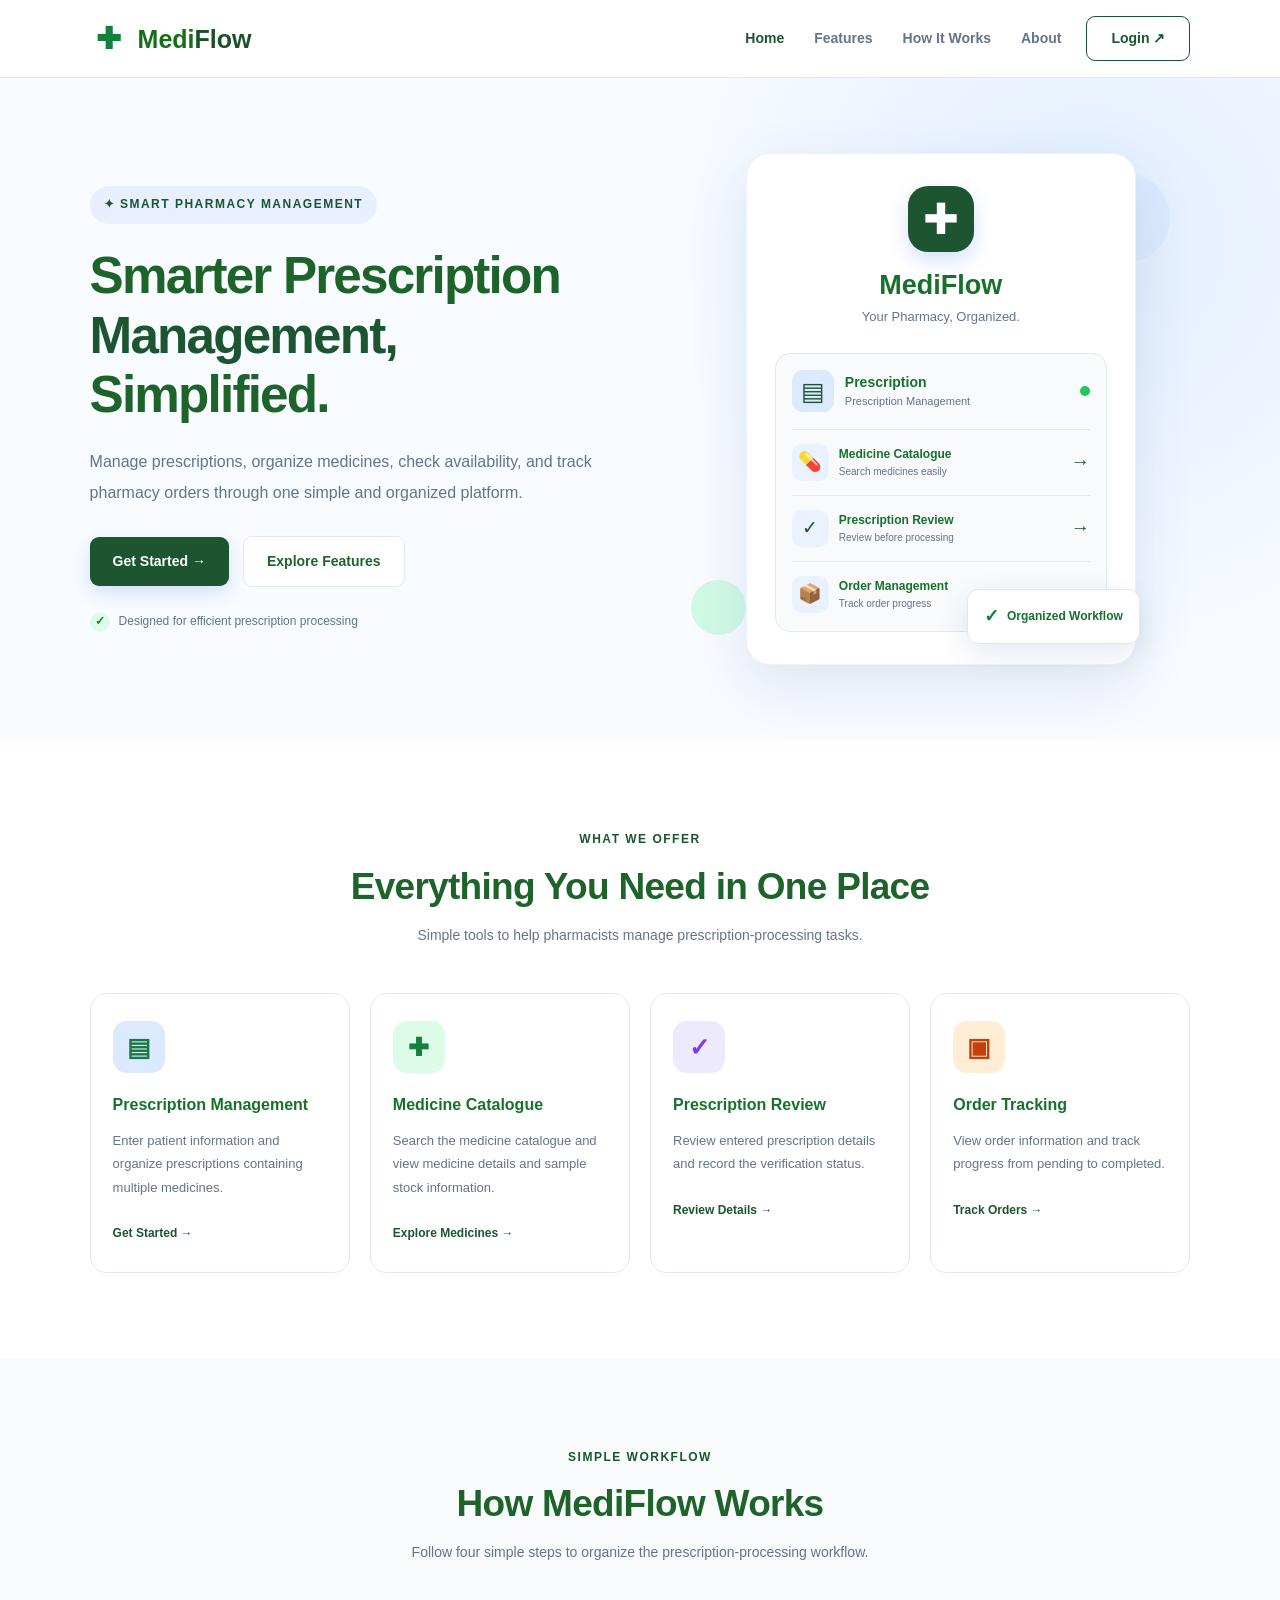
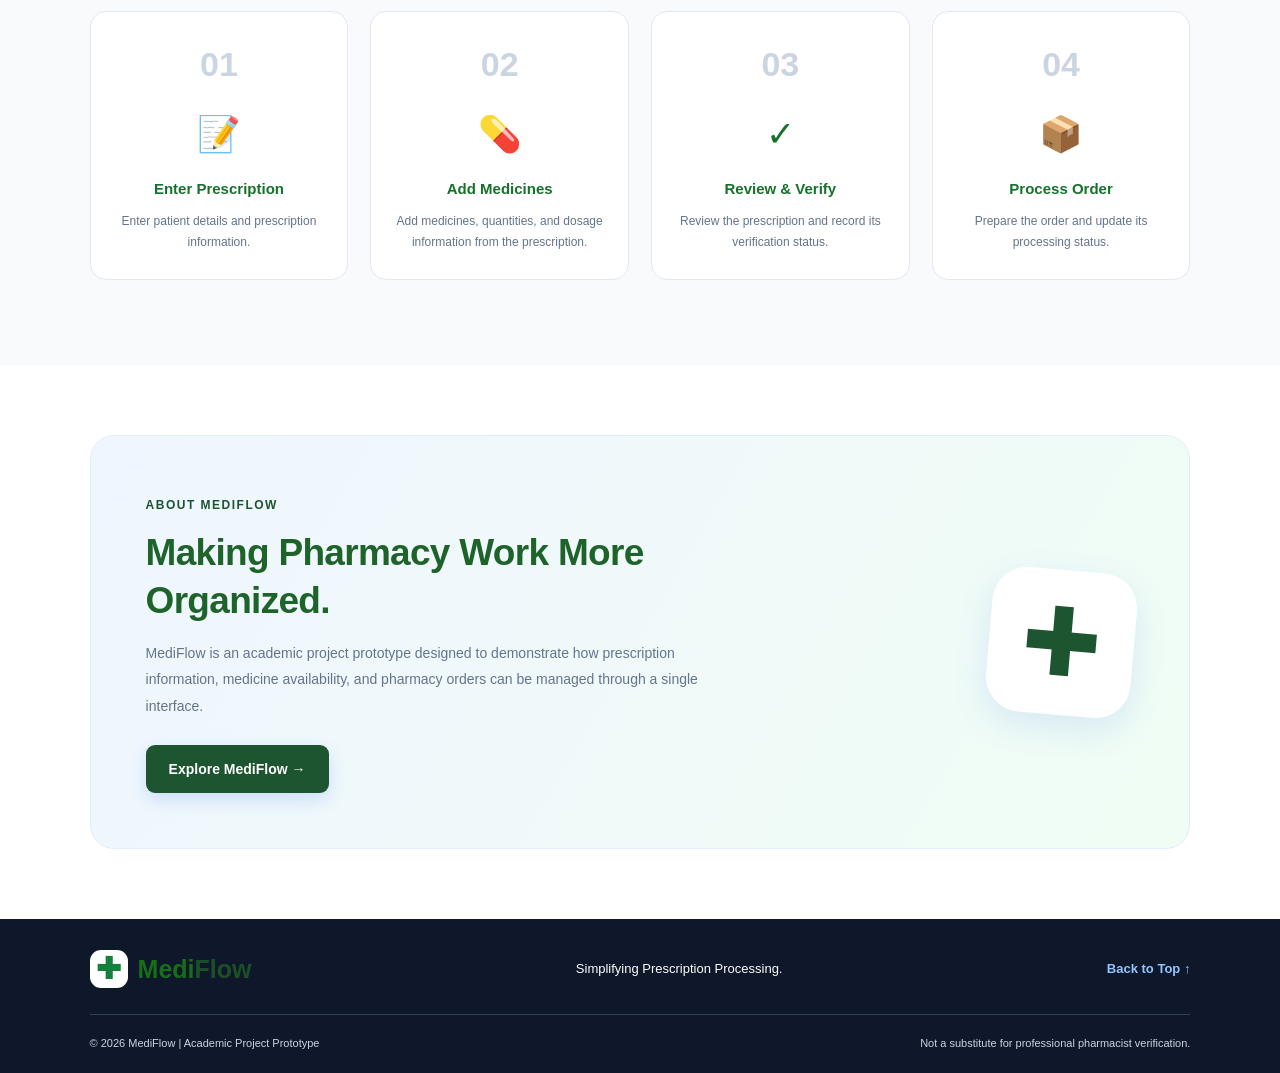
<file: index.html>
<!DOCTYPE html>
<html lang="en">
<head>
    <meta charset="UTF-8">
    <meta name="viewport" content="width=device-width, initial-scale=1.0">

    <title>MediFlow | Pharmacy Management</title>

    <link rel="stylesheet" href="index.css">
</head>

<body>

    <!-- NAVIGATION BAR -->
    <header class="navbar">

        <a href="#home" class="logo">
            <span class="logo-icon">✚</span>
            <span class="logo-medi">Medi<span class="logo-highlight">Flow</span></span>
        </a>

        <nav class="nav-links">
            <a href="#home" class="active">Home</a>
            <a href="#features">Features</a>
            <a href="#how-it-works">How It Works</a>
            <a href="#about">About</a>
        
        </nav>

        <a href="login.html" class="login-btn">Login ↗</a>

    </header>


    <!-- HERO SECTION -->
    <main>

        <section class="hero" id="home">

            <div class="hero-content">

                <span class="welcome-tag">
                    ✦ SMART PHARMACY MANAGEMENT
                </span>

                <h1>
                    Smarter Prescription
                    <span>Management,</span>
                    Simplified.
                </h1>

                <p>
                    Manage prescriptions, organize medicines, check
                    availability, and track pharmacy orders through
                    one simple and organized platform.
                </p>

                <div class="hero-buttons">
                    <a href="login.html" class="primary-btn">
                        Get Started →
                    </a>

                    <a href="#features" class="secondary-btn">
                        Explore Features
                    </a>
                </div>

                <div class="hero-note">
                    <span class="check-icon">✓</span>
                    Designed for efficient prescription processing
                </div>

            </div>


            <!-- MEDICAL ILLUSTRATION -->
            <div class="hero-visual">

                <div class="decor decor-one"></div>
                <div class="decor decor-two"></div>

                <div class="medical-card">

                    <div class="medical-symbol">✚</div>

                    <h2>MediFlow</h2>

                    <p class="medical-subtitle">
                        Your Pharmacy, Organized.
                    </p>

                    <div class="prescription-card">

                        <div class="prescription-header">
                            <span class="document-icon">▤</span>

                            <div>
                                <h3>Prescription</h3>
                                <p>Prescription Management</p>
                            </div>

                            <span class="status-dot"></span>
                        </div>

                        <div class="medicine-row">
                            <span class="medicine-icon">💊</span>

                            <div>
                                <strong>Medicine Catalogue</strong>
                                <small>Search medicines easily</small>
                            </div>

                            <span class="arrow">→</span>
                        </div>

                        <div class="medicine-row">
                            <span class="medicine-icon">✓</span>

                            <div>
                                <strong>Prescription Review</strong>
                                <small>Review before processing</small>
                            </div>

                            <span class="arrow">→</span>
                        </div>

                        <div class="medicine-row">
                            <span class="medicine-icon">📦</span>

                            <div>
                                <strong>Order Management</strong>
                                <small>Track order progress</small>
                            </div>

                            <span class="arrow">→</span>
                        </div>

                    </div>

                    <div class="floating-badge">
                        <span>✓</span>
                        Organized Workflow
                    </div>

                </div>

            </div>

        </section>


        <!-- FEATURES SECTION -->
        <section class="features section" id="features">

            <div class="section-heading">
                <span class="section-tag">WHAT WE OFFER</span>

                <h2>Everything You Need in One Place</h2>

                <p>
                    Simple tools to help pharmacists manage
                    prescription-processing tasks.
                </p>
            </div>


            <div class="feature-grid">

                <article class="feature-card">

                    <div class="feature-icon blue">▤</div>

                    <h3>Prescription Management</h3>

                    <p>
                        Enter patient information and organize
                        prescriptions containing multiple medicines.
                    </p>

                    <a href="login.html">Get Started →</a>

                </article>


                <article class="feature-card">

                    <div class="feature-icon green">✚</div>

                    <h3>Medicine Catalogue</h3>

                    <p>
                        Search the medicine catalogue and view
                        medicine details and sample stock information.
                    </p>

                    <a href="login.html">Explore Medicines →</a>

                </article>


                <article class="feature-card">

                    <div class="feature-icon purple">✓</div>

                    <h3>Prescription Review</h3>

                    <p>
                        Review entered prescription details and
                        record the verification status.
                    </p>

                    <a href="login.html">Review Details →</a>

                </article>


                <article class="feature-card">

                    <div class="feature-icon orange">▣</div>

                    <h3>Order Tracking</h3>

                    <p>
                        View order information and track progress
                        from pending to completed.
                    </p>

                    <a href="login.html">Track Orders →</a>

                </article>

            </div>

        </section>


        <!-- HOW IT WORKS SECTION -->
        <section class="workflow section" id="how-it-works">

            <div class="section-heading">
                <span class="section-tag">SIMPLE WORKFLOW</span>

                <h2>How MediFlow Works</h2>

                <p>
                    Follow four simple steps to organize
                    the prescription-processing workflow.
                </p>
            </div>


            <div class="workflow-grid">

                <div class="workflow-step">

                    <div class="step-number">01</div>

                    <div class="step-icon">📝</div>

                    <h3>Enter Prescription</h3>

                    <p>
                        Enter patient details and prescription
                        information.
                    </p>

                </div>


                <div class="workflow-step">

                    <div class="step-number">02</div>

                    <div class="step-icon">💊</div>

                    <h3>Add Medicines</h3>

                    <p>
                        Add medicines, quantities, and dosage
                        information from the prescription.
                    </p>

                </div>


                <div class="workflow-step">

                    <div class="step-number">03</div>

                    <div class="step-icon">✓</div>

                    <h3>Review & Verify</h3>

                    <p>
                        Review the prescription and record
                        its verification status.
                    </p>

                </div>


                <div class="workflow-step">

                    <div class="step-number">04</div>

                    <div class="step-icon">📦</div>

                    <h3>Process Order</h3>

                    <p>
                        Prepare the order and update its
                        processing status.
                    </p>

                </div>

            </div>

        </section>


        <!-- ABOUT / CALL TO ACTION -->
        <section class="about-section" id="about">

            <div class="about-content">

                <span class="section-tag">ABOUT MEDIFLOW</span>

                <h2>
                    Making Pharmacy Work
                    More Organized.
                </h2>

                <p>
                    MediFlow is an academic project prototype
                    designed to demonstrate how prescription
                    information, medicine availability, and
                    pharmacy orders can be managed through
                    a single interface.
                </p>

                <a href="login.html" class="primary-btn">
                    Explore MediFlow →
                </a>

            </div>

            <div class="about-icon">
                <span>✚</span>
            </div>

        </section>

    </main>


    <!-- FOOTER -->
    <footer class="footer">

        <div class="footer-top">

            <a href="#home" class="logo footer-logo">
                <span class="logo-icon">✚</span>
                <span class="logo-medi">Medi<span class="logo-highlight">Flow</span></span>
            </a>

            <p>
                Simplifying Prescription Processing.
            </p>

            <a href="#home" class="back-to-top">
                Back to Top ↑
            </a>

        </div>

        <div class="footer-bottom">

            <p>
                © 2026 MediFlow | Academic Project Prototype
            </p>

            <p>
                Not a substitute for professional pharmacist verification.
            </p>

        </div>

    </footer>
    

</body>
</html>
</file>
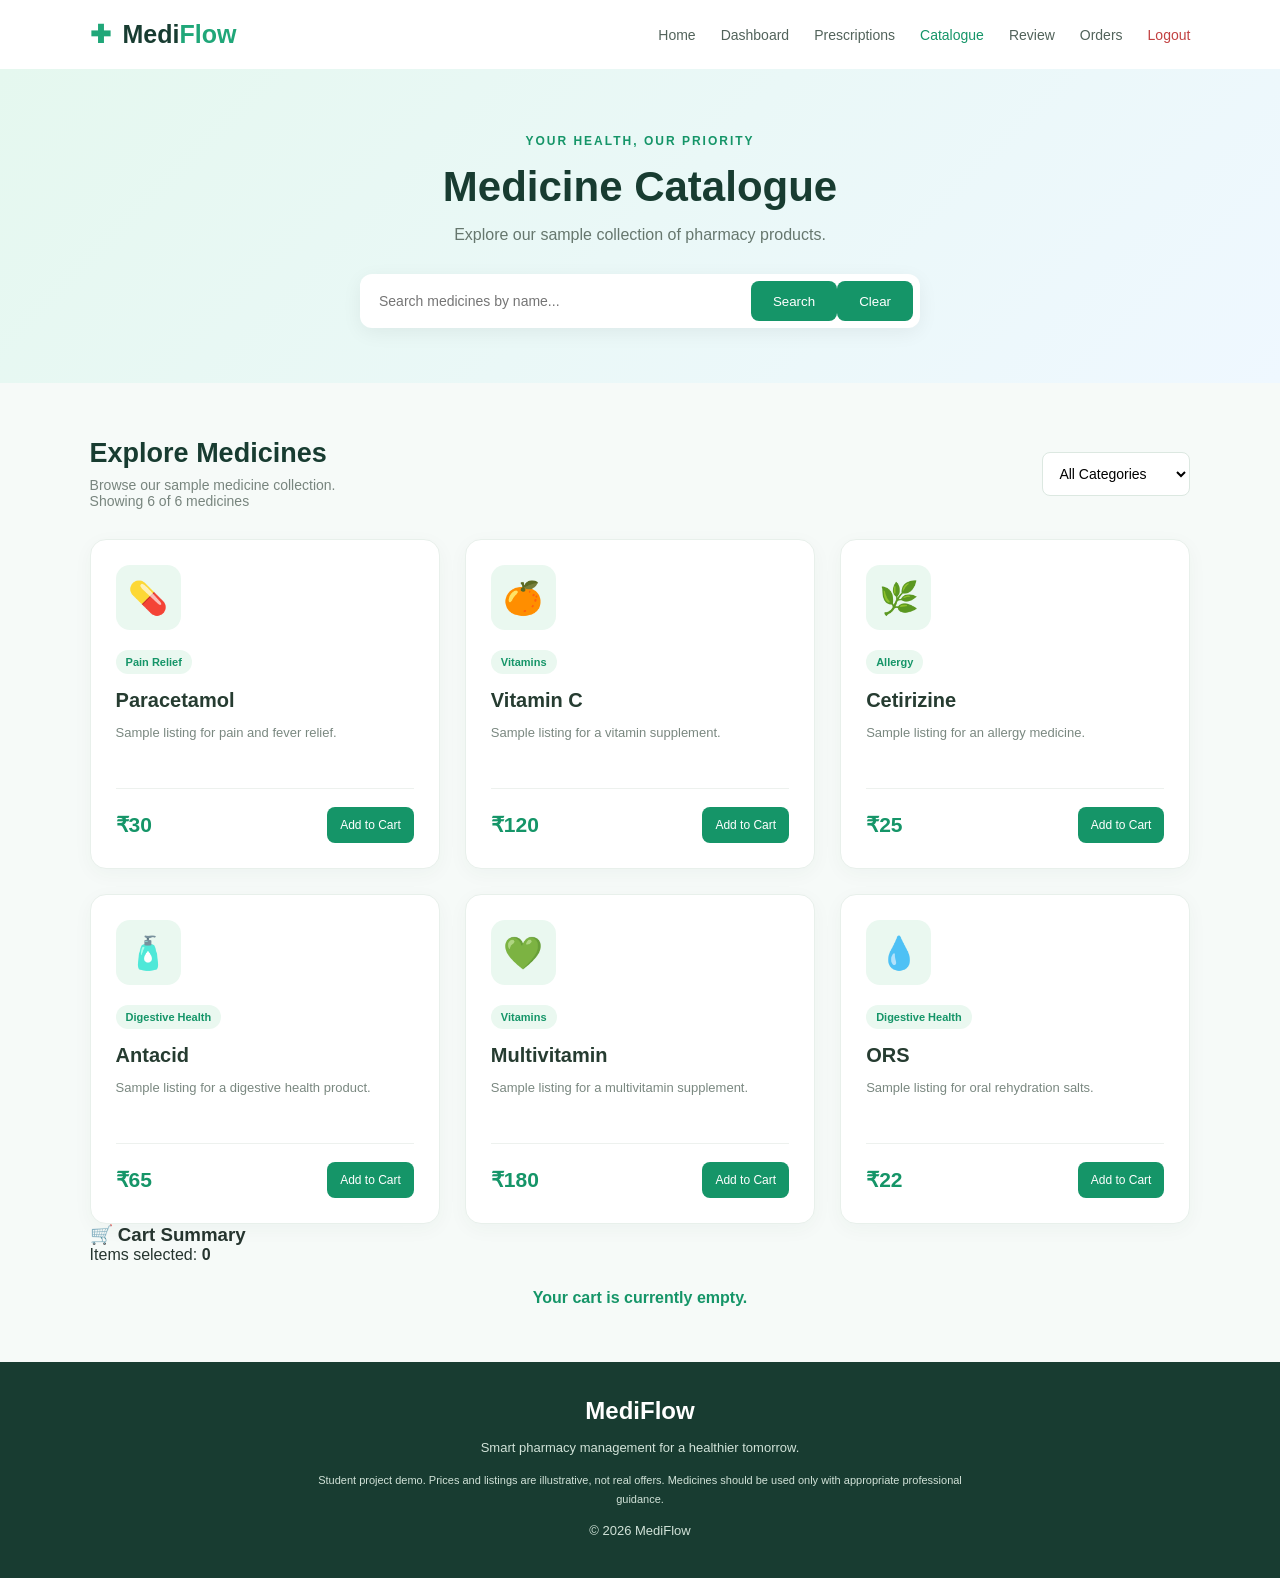
<file: catalogue.html>
<!DOCTYPE html>
<html lang="en">
<head>
    <meta charset="UTF-8">
    <meta name="viewport" content="width=device-width, initial-scale=1.0">
    <title>Medicine Catalogue | MediFlow</title>
    <link rel="stylesheet" href="catalogue.css">
</head>
<body>

    <!-- Navigation Bar -->
    <header class="navbar">
        <a href="index.html" class="logo">
            <span class="logo-icon">✚</span>
            Medi<span>Flow</span>
        </a>

        <nav>
            <a href="index.html">Home</a>
            <a href="dashboard.html">Dashboard</a>
            <a href="prescription.html">Prescriptions</a>
            <a href="catalogue.html" class="active">Catalogue</a>
            <a href="review.html">Review</a>
            <a href="orders.html">Orders</a>
            <a href="login.html" class="logout">Logout</a>
        </nav>
    </header>

    <!-- Hero Section -->
    <section class="hero">
        <p class="tagline">YOUR HEALTH, OUR PRIORITY</p>
        <h1>Medicine Catalogue</h1>
        <p>Explore our sample collection of pharmacy products.</p>

        <div class="search-box">
            <input
                type="text"
                id="searchInput"
                placeholder="Search medicines by name..."
                aria-label="Search medicines"
            >
            <button type="button" onclick="filterMedicines()">Search</button>
            <button type="button" class="clear-button" onclick="clearSearch()">
                Clear
            </button>
        </div>
    </section>

    <!-- Catalogue Section -->
    <section class="catalogue">

        <div class="section-heading">
            <div>
                <h2>Explore Medicines</h2>
                <p>Browse our sample medicine collection.</p>
                <p id="medicineCount" class="medicine-count"></p>
            </div>

            <select id="categoryFilter" aria-label="Filter by category">
                <option value="all">All Categories</option>
                <option value="Pain Relief">Pain Relief</option>
                <option value="Vitamins">Vitamins</option>
                <option value="Allergy">Allergy</option>
                <option value="Digestive Health">Digestive Health</option>
            </select>
        </div>

        <!-- Medicine Cards -->
        <div class="medicine-grid" id="medicineGrid">

            <div class="medicine-card"
                 data-name="paracetamol"
                 data-category="Pain Relief">

                <div class="medicine-icon">💊</div>
                <span class="category">Pain Relief</span>
                <h3>Paracetamol</h3>
                <p>Sample listing for pain and fever relief.</p>

                <div class="medicine-bottom">
                    <span class="price">₹30</span>
                    <button type="button" onclick="addToCart('Paracetamol')">
                        Add to Cart
                    </button>
                </div>
            </div>

            <div class="medicine-card"
                 data-name="vitamin c"
                 data-category="Vitamins">

                <div class="medicine-icon">🍊</div>
                <span class="category">Vitamins</span>
                <h3>Vitamin C</h3>
                <p>Sample listing for a vitamin supplement.</p>

                <div class="medicine-bottom">
                    <span class="price">₹120</span>
                    <button type="button" onclick="addToCart('Vitamin C')">
                        Add to Cart
                    </button>
                </div>
            </div>

            <div class="medicine-card"
                 data-name="cetirizine"
                 data-category="Allergy">

                <div class="medicine-icon">🌿</div>
                <span class="category">Allergy</span>
                <h3>Cetirizine</h3>
                <p>Sample listing for an allergy medicine.</p>

                <div class="medicine-bottom">
                    <span class="price">₹25</span>
                    <button type="button" onclick="addToCart('Cetirizine')">
                        Add to Cart
                    </button>
                </div>
            </div>

            <div class="medicine-card"
                 data-name="antacid"
                 data-category="Digestive Health">

                <div class="medicine-icon">🧴</div>
                <span class="category">Digestive Health</span>
                <h3>Antacid</h3>
                <p>Sample listing for a digestive health product.</p>

                <div class="medicine-bottom">
                    <span class="price">₹65</span>
                    <button type="button" onclick="addToCart('Antacid')">
                        Add to Cart
                    </button>
                </div>
            </div>

            <div class="medicine-card"
                 data-name="multivitamin"
                 data-category="Vitamins">

                <div class="medicine-icon">💚</div>
                <span class="category">Vitamins</span>
                <h3>Multivitamin</h3>
                <p>Sample listing for a multivitamin supplement.</p>

                <div class="medicine-bottom">
                    <span class="price">₹180</span>
                    <button type="button" onclick="addToCart('Multivitamin')">
                        Add to Cart
                    </button>
                </div>
            </div>

            <div class="medicine-card"
                 data-name="ors oral rehydration salts"
                 data-category="Digestive Health">

                <div class="medicine-icon">💧</div>
                <span class="category">Digestive Health</span>
                <h3>ORS</h3>
                <p>Sample listing for oral rehydration salts.</p>

                <div class="medicine-bottom">
                    <span class="price">₹22</span>
                    <button type="button" onclick="addToCart('ORS')">
                        Add to Cart
                    </button>
                </div>
            </div>

        </div>

        <!-- No Results -->
        <div id="noResults" class="no-results" hidden>
            <h3>No Medicines Found</h3>
            <p>Try another medicine name or select a different category.</p>
        </div>

        <!-- Cart Information -->
        <div class="cart-section">
            <h3>🛒 Cart Summary</h3>
            <p>Items selected: <strong id="cartCount">0</strong></p>
            <p id="cartMessage" class="cart-message" aria-live="polite">
                Your cart is currently empty.
            </p>
        </div>

    </section>

    <!-- Footer -->
    <footer>
        <h3>MediFlow</h3>
        <p>Smart pharmacy management for a healthier tomorrow.</p>

        <p class="disclaimer">
            Student project demo. Prices and listings are illustrative,
            not real offers. Medicines should be used only with appropriate
            professional guidance.
        </p>

        <p>© 2026 MediFlow</p>
    </footer>

    <!-- JavaScript -->
    <script>
        let cartCount = 0;
        const searchInput = document.getElementById("searchInput");
        const categoryFilter = document.getElementById("categoryFilter");

        function filterMedicines() {

            const searchText = searchInput.value.trim().toLowerCase();
            const selectedCategory = categoryFilter.value;

            const cards = document.querySelectorAll(".medicine-card");

            let visibleCount = 0;

            cards.forEach(function(card) {

                const name = card.dataset.name;
                const category = card.dataset.category;

                const matchesName = name.includes(searchText);

                const matchesCategory =
                    selectedCategory === "all" ||
                    category === selectedCategory;

                if (matchesName && matchesCategory) {
                    card.style.display = "";
                    visibleCount++;
                } else {
                    card.style.display = "none";
                }
            });

            document.getElementById("noResults").hidden =
                visibleCount !== 0;

            document.getElementById("medicineCount").textContent =
                "Showing " + visibleCount + " of " + cards.length + " medicines";
        }

        function clearSearch() {
            searchInput.value = "";
            categoryFilter.value = "all";
            filterMedicines();
        }

        function addToCart(medicineName) {

            cartCount++;

            document.getElementById("cartCount").textContent = cartCount;

            document.getElementById("cartMessage").textContent =
                medicineName + " selected! This is a demonstration cart only.";
        }

        searchInput.addEventListener("input", filterMedicines);
        categoryFilter.addEventListener("change", filterMedicines);

        // Display initial medicine count
        filterMedicines();
    </script>

</body>
</html>
</file>
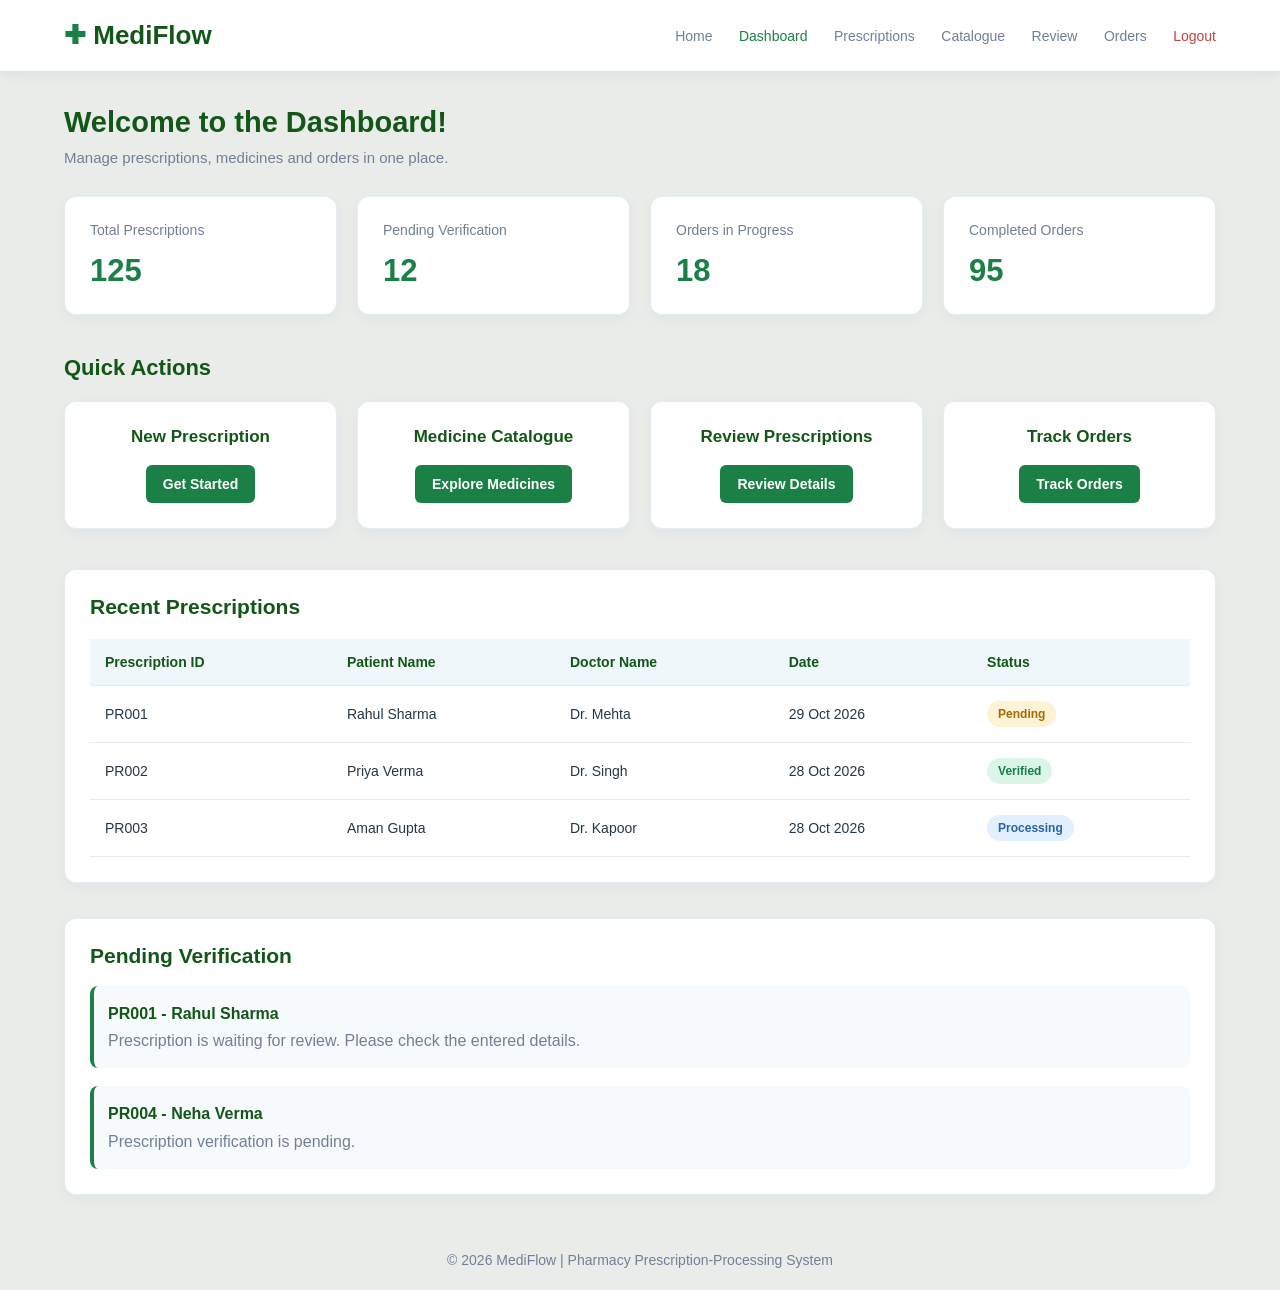
<file: dashboard.html>
<!DOCTYPE html>
<html lang="en">
<head>
    <meta charset="UTF-8">
    <meta name="viewport" content="width=device-width, initial-scale=1.0">
    <title>MediFlow - Dashboard</title>

    <style>
        * {
            margin: 0;
            padding: 0;
            box-sizing: border-box;
            font-family: Arial, sans-serif;
        }

        :root {
            --primary: #1b8045;
            --primary-dark: #2a582c;
            --navy: #135718;
            --background: #e9ece9;
            --white: #ffffff;
            --text: #263746;
            --muted: #718096;
            --border: #e3edf2;
        }

        body {
            background-color: var(--background);
            color: var(--text);
        }

        /* Navbar */
        nav {
            
            background: var(--white);
            padding: 20px 5%;
            display: flex;
            justify-content: space-between;
            align-items: center;
            box-shadow: 0 2px 12px rgba(23, 50, 77, 0.07);
            flex-wrap: wrap;
            gap: 15px;
            display: flex;
        }
        
        

        .logo {
            font-size: 26px;
            font-weight: bold;
            color: var(--primary);
        }

        .logo span {
            color: var(--navy);
        }

        nav a {
            text-decoration: none;
            color: var(--muted);
            margin-left: 22px;
            font-size: 14px;
            font-weight: 450;
            transition: 0.3s;
        }

        nav a:hover,
        nav a.active {
            color: var(--primary);
        }

        .logout {
            color: #c24141
            
        }

        .logout:hover {
            color: darkred;
        }

        /* Main container */
        .container {
            width: 90%;
            max-width: 1250px;
            margin: 35px auto;
        }

        /* Welcome section */
        .welcome {
            margin-bottom: 30px;
        }

        .welcome h1 {
            font-size: 29px;
            color: var(--navy);
            margin-bottom: 10px;
        }

        .welcome p {
            color: var(--muted);
            font-size: 15px;
        }

        /* Summary cards */
        .cards {
            display: grid;
            grid-template-columns: repeat(4, 1fr);
            gap: 20px;
            margin-bottom: 40px;
        }

        .card {
            background: var(--white);
            padding: 25px;
            border-radius: 12px;
            border: 1px solid var(--border);
            box-shadow: 0 4px 14px rgba(23, 50, 77, 0.04);
            transition: 0.3s;
        }

        .card:hover,
        .action:hover {
            transform: translateY(-4px);
            box-shadow: 0 8px 20px rgba(23, 50, 77, 0.09);
        }

        .card p {
            color: var(--muted);
            margin-bottom: 15px;
            font-size: 14px;
        }

        .card h2 {
            font-size: 31px;
            color: var(--primary);
        }

        /* Section headings */
        .section-title {
            margin-bottom: 20px;
            color: var(--navy);
            font-size: 22px;
        }

        /* Quick actions */
        .actions {
            display: grid;
            grid-template-columns: repeat(4, 1fr);
            gap: 20px;
            margin-bottom: 40px;
        }

        .action {
            background: var(--white);
            padding: 25px 18px;
            border-radius: 12px;
            text-align: center;
            border: 1px solid var(--border);
            box-shadow: 0 4px 14px rgba(23, 50, 77, 0.04);
            transition: 0.3s;
        }

        .action h3 {
            font-size: 17px;
            color: var(--navy);
            margin-bottom: 18px;
        }

        .action a {
            display: inline-block;
            background: var(--primary);
            color: white;
            text-decoration: none;
            padding: 11px 17px;
            border-radius: 6px;
            font-size: 14px;
            font-weight: 600;
            transition: 0.3s;
        }

        .action a:hover {
            background: var(--primary-dark);
        }

        /* Recent prescriptions table */
        .table-box {
            background: var(--white);
            padding: 25px;
            border-radius: 12px;
            border: 1px solid var(--border);
            box-shadow: 0 4px 14px rgba(23, 50, 77, 0.04);
            margin-bottom: 35px;
            overflow-x: auto;
        }

        .table-box h2,
        .pending-box h2 {
            color: var(--navy);
            font-size: 21px;
        }

        table {
            width: 100%;
            border-collapse: collapse;
            margin-top: 20px;
            min-width: 600px;
        }

        th, td {
            padding: 15px;
            text-align: left;
            border-bottom: 1px solid var(--border);
            font-size: 14px;
        }

        th {
            background: #f0f7fa;
            color: var(--navy);
        }

        td {
            color: var(--text);
        }

        tr:hover td {
            background: #f8fbfd;
        }

        .status {
            display: inline-block;
            padding: 6px 11px;
            border-radius: 20px;
            font-size: 12px;
            font-weight: 600;
        }

        .pending {
            background: #fff3d6;
            color: #a66a00;
        }

        .verified {
            background: #dcf5e9;
            color: #16804a;
        }

        .processing {
            background: #e1efff;
            color: #2865a5;
        }

        /* Pending verification */
        .pending-box {
            background: var(--white);
            padding: 25px;
            border-radius: 12px;
            border: 1px solid var(--border);
            box-shadow: 0 4px 14px rgba(23, 50, 77, 0.04);
        }

        .pending-box p {
            margin-top: 18px;
            line-height: 1.7;
            color: var(--muted);
            padding: 14px;
            background: #f7fafc;
            border-radius: 8px;
            border-left: 4px solid var(--primary);
        }

        .pending-box strong {
            color: var(--navy);
        }

        /* Footer */
        footer {
            text-align: center;
            padding: 22px;
            color: var(--muted);
            font-size: 14px;
            margin-top: 35px;
        }

        /* Responsive design */
        @media (max-width: 900px) {
            .cards,
            .actions {
                grid-template-columns: repeat(2, 1fr);
            }

            nav {
                justify-content: center;
            }

            nav a {
                margin: 0 10px;
            }
        }

        @media (max-width: 500px) {
            .cards,
            .actions {
                grid-template-columns: 1fr;
            }

            .container {
                width: 92%;
            }

            .welcome h1 {
                font-size: 23px;
            }

            nav {
                flex-direction: column;
            }

            nav div:last-child {
                display: flex;
                flex-wrap: wrap;
                justify-content: center;
                gap: 14px;
            }

            nav a {
                margin: 0;
                font-size: 13px;
            }
        }
    </style>
</head>

<body>

    <!-- Navigation Bar -->
    <nav>
        <div class="logo">✚ <span>MediFlow</span></div>

        <div>
            <a href="index.html">Home</a>
            <a href="dashboard.html" class="active">Dashboard</a>
            <a href="prescription.html">Prescriptions</a>
            <a href="catalogue.html">Catalogue</a>
            <a href="review.html">Review</a>
            <a href="orders.html">Orders</a>
            <a href="login.html" class="logout">Logout</a>
            
        </div>
    </nav>

    <div class="container">

        <!-- Welcome Section -->
        <div class="welcome">
            <h1>Welcome to the Dashboard!</h1>
            <p>Manage prescriptions, medicines and orders in one place.</p>
        </div>

        <!-- Summary Cards -->
        <div class="cards">

            <div class="card">
                <p>Total Prescriptions</p>
                <h2>125</h2>
            </div>

            <div class="card">
                <p>Pending Verification</p>
                <h2>12</h2>
            </div>

            <div class="card">
                <p>Orders in Progress</p>
                <h2>18</h2>
            </div>

            <div class="card">
                <p>Completed Orders</p>
                <h2>95</h2>
            </div>

        </div>

        <!-- Quick Actions -->
        <h2 class="section-title">Quick Actions</h2>

        <div class="actions">

            <div class="action">
                <h3>New Prescription</h3>
                <a href="prescription.html">Get Started</a>
            </div>

            <div class="action">
                <h3>Medicine Catalogue</h3>
                <a href="catalogue.html">Explore Medicines</a>
            </div>

            <div class="action">
                <h3>Review Prescriptions</h3>
                <a href="review.html">Review Details</a>
            </div>

            <div class="action">
                <h3>Track Orders</h3>
                <a href="orders.html">Track Orders</a>
            </div>

        </div>

        <!-- Recent Prescriptions -->
        <div class="table-box">

            <h2>Recent Prescriptions</h2>

            <table>
                <thead>
                    <tr>
                        <th>Prescription ID</th>
                        <th>Patient Name</th>
                        <th>Doctor Name</th>
                        <th>Date</th>
                        <th>Status</th>
                    </tr>
                </thead>

                <tbody>
                    <tr>
                        <td>PR001</td>
                        <td>Rahul Sharma</td>
                        <td>Dr. Mehta</td>
                        <td>29 Oct 2026</td>
                        <td><span class="status pending">Pending</span></td>
                    </tr>

                    <tr>
                        <td>PR002</td>
                        <td>Priya Verma</td>
                        <td>Dr. Singh</td>
                        <td>28 Oct 2026</td>
                        <td><span class="status verified">Verified</span></td>
                    </tr>

                    <tr>
                        <td>PR003</td>
                        <td>Aman Gupta</td>
                        <td>Dr. Kapoor</td>
                        <td>28 Oct 2026</td>
                        <td><span class="status processing">Processing</span></td>
                    </tr>
                </tbody>
            </table>

        </div>

        <!-- Pending Verification -->
        <div class="pending-box">

            <h2>Pending Verification</h2>

            <p>
                <strong>PR001 - Rahul Sharma</strong><br>
                Prescription is waiting for review.
                Please check the entered details.
            </p>

            <p>
                <strong>PR004 - Neha Verma</strong><br>
                Prescription verification is pending.
            </p>

        </div>

    </div>

    <!-- Footer -->
    <footer>
        <p>© 2026 MediFlow | Pharmacy Prescription-Processing System</p>
    </footer>
    

</body>
</html>
</file>
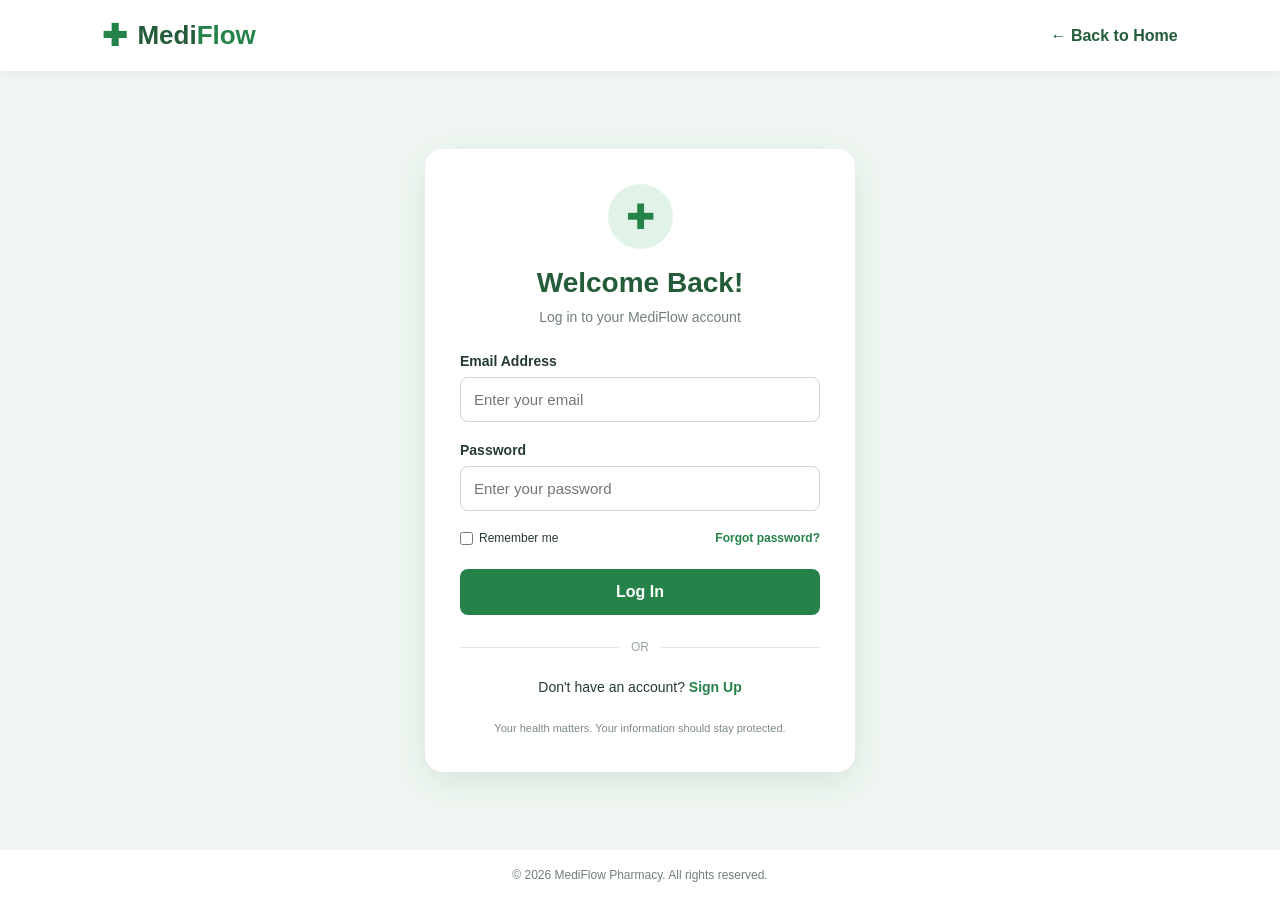
<file: login.html>
<!DOCTYPE html>
<html lang="en">
<head>
    <meta charset="UTF-8">
    <meta name="viewport" content="width=device-width, initial-scale=1.0">
    <title>Login | MediFlow Pharmacy</title>
    <link rel="stylesheet" href="login.css">
</head>
<body>

    <!-- Navigation Bar -->
    <nav class="navbar">
        <a href="index.html" class="logo">
            <span class="logo-icon">✚</span>
            <span>Medi<span class="highlight">Flow</span></span>
        </a>

        <a href="index.html" class="home-link">← Back to Home</a>
    </nav>

    <!-- Login Section -->
    <main class="login-container">

        <div class="login-card">

            <div class="medical-icon">✚</div>

            <h1>Welcome Back!</h1>
            <p class="subtitle">Log in to your MediFlow account</p>

            <form id="loginForm">

                <div class="form-group">
                    <label for="email">Email Address</label>
                    <input
                        type="email"
                        id="email"
                        placeholder="Enter your email"
                        required
                    >
                </div>

                <div class="form-group">
                    <label for="password">Password</label>
                    <input
                        type="password"
                        id="password"
                        placeholder="Enter your password"
                        required
                    >
                </div>

                <div class="form-options">
                    <label class="remember">
                        <input type="checkbox" id="remember">
                        Remember me
                    </label>

                    <a href="#" id="forgotPassword">Forgot password?</a>
                </div>

                <button type="submit" class="login-button">
                    Log In
                </button>

                <p id="message" class="message"></p>

            </form>

            <div class="divider">
                <span>OR</span>
            </div>

            <p class="signup-text">
                Don't have an account?
                <a href="signup.html">Sign Up</a>
            </p>

            <p class="security-note">
                Your health matters. Your information should stay protected.
            </p>

        </div>

    </main>

    <footer>
        <p>© 2026 MediFlow Pharmacy. All rights reserved.</p>
    </footer>

    <script>
        // Demo login form
        const loginForm = document.getElementById("loginForm");
        const message = document.getElementById("message");

        loginForm.addEventListener("submit", function(event) {
    event.preventDefault();

    // Frontend demo only; no real authentication.
    window.location.href = "dashboard.html";
});

        document.getElementById("forgotPassword")
            .addEventListener("click", function(event) {
                event.preventDefault();
                message.textContent =
                    "Password recovery is not available in this demo.";
                message.style.color = "#b45309";
            });
    </script>

</body>
</html>
</file>
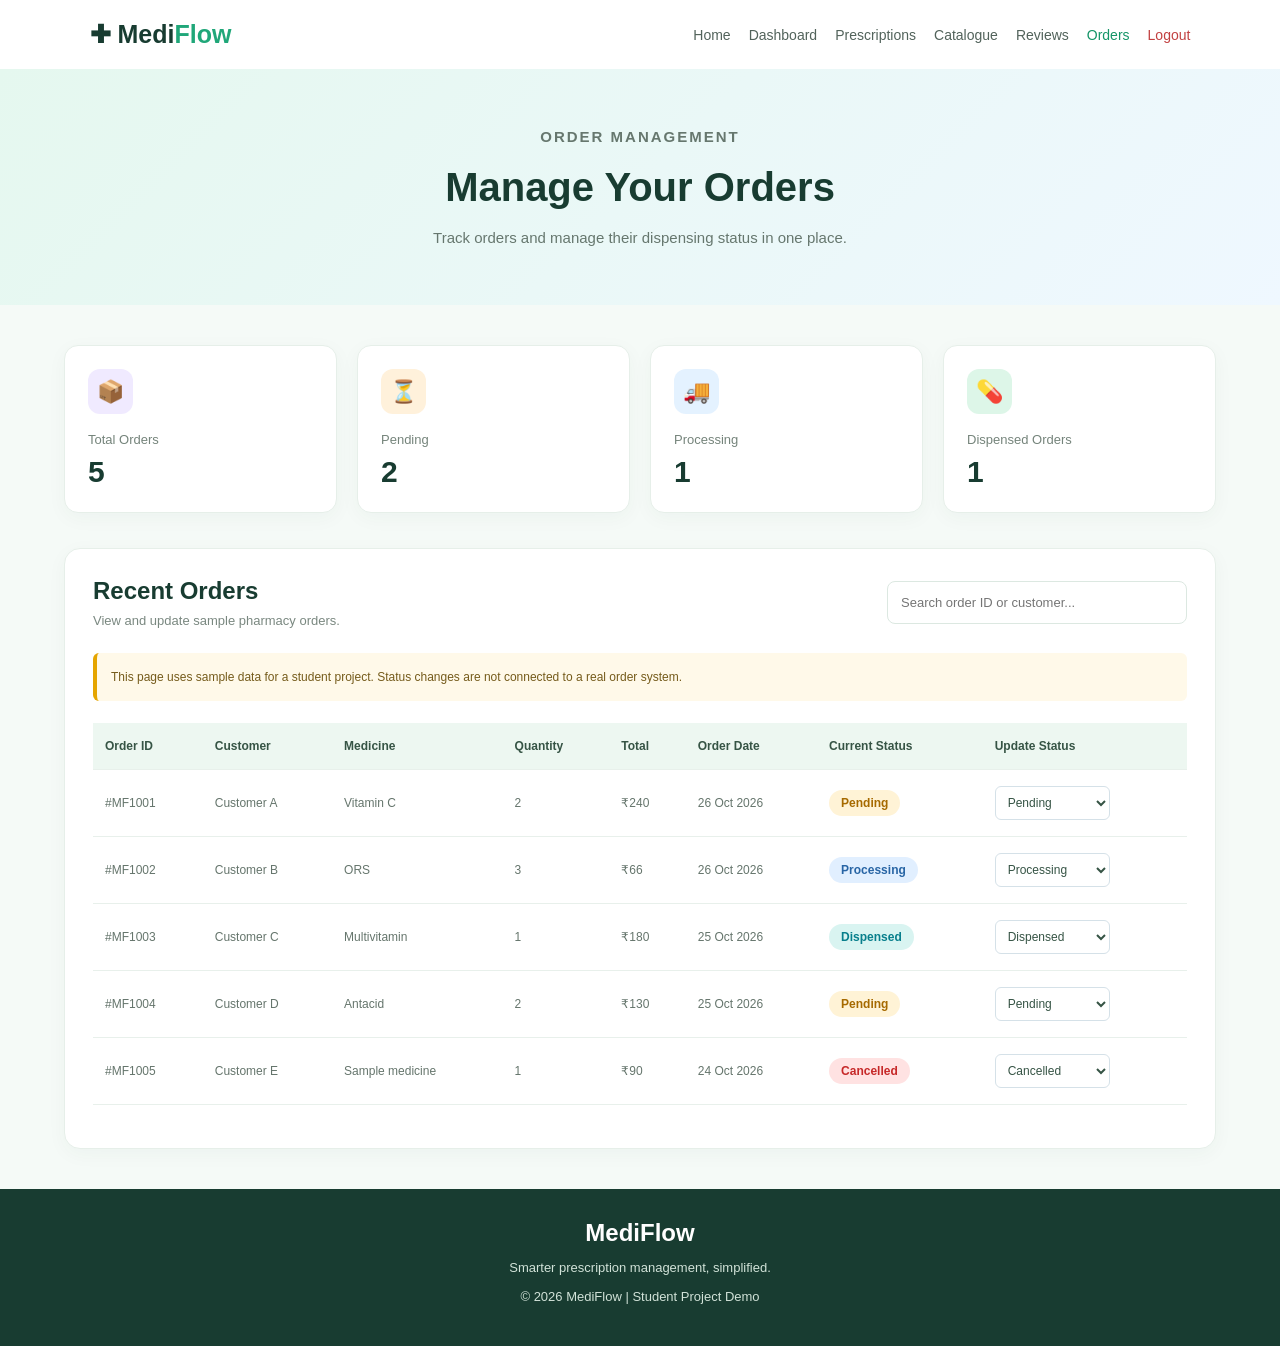
<file: orders.html>
<!DOCTYPE html>
<html lang="en">

<head>
    <meta charset="UTF-8">
    <meta name="viewport" content="width=device-width, initial-scale=1.0">

    <title>Orders | MediFlow</title>

    <link rel="stylesheet" href="orders.css">

    <style>
        /* Additional status colours */

        .status {
            display: inline-block;
            padding: 6px 12px;
            border-radius: 20px;
            font-size: 12px;
            font-weight: 600;
        }

        .status.pending {
            background: #fff3d6;
            color: #a66a00;
        }

        .status.verified {
            background: #dcf5e9;
            color: #16804a;
        }

        .status.processing {
            background: #e1efff;
            color: #2865a5;
        }

        .status.dispensed {
            background: #d9f4f1;
            color: #087f8c;
        }

        .status.completed {
            background: #e5e7eb;
            color: #374151;
        }

        .status.cancelled {
            background: #ffe2e2;
            color: #c62828;
        }

        .status-select {
            padding: 8px;
            border: 1px solid #d5e1e8;
            border-radius: 6px;
            cursor: pointer;
        }

        .message {
            margin-top: 15px;
            color: #087f8c;
            font-weight: 600;
        }
    </style>

</head>

<body>

    <!-- Navigation Bar -->

    <header class="navbar">

        <a href="index.html" class="logo">
            ✚ Medi<span>Flow</span>
        </a>

        <nav>
            <a href="index.html">Home</a>
            <a href="dashboard.html">Dashboard</a>
            <a href="prescription.html">Prescriptions</a>
            <a href="catalogue.html">Catalogue</a>
            <a href="review.html">Reviews</a>
            <a href="orders.html" class="active">Orders</a>
            <a href="login.html" class="logout">Logout</a>
        </nav>

    </header>


    <!-- Page Heading -->

    <section class="hero">

        <p class="tagline">ORDER MANAGEMENT</p>

        <h1>Manage Your Orders</h1>

        <p>Track orders and manage their dispensing status in one place.</p>

    </section>


    <main class="container">


        <!-- Summary Cards -->

        <section class="summary-grid">

            <div class="summary-card">

                <div class="summary-icon purple">📦</div>

                <p>Total Orders</p>

                <h2 id="totalOrders">5</h2>

            </div>


            <div class="summary-card">

                <div class="summary-icon orange">⏳</div>

                <p>Pending</p>

                <h2 id="pendingOrders">2</h2>

            </div>


            <div class="summary-card">

                <div class="summary-icon blue">🚚</div>

                <p>Processing</p>

                <h2 id="processingOrders">1</h2>

            </div>


            <div class="summary-card">

                <div class="summary-icon green">💊</div>

                <p>Dispensed Orders</p>

                <h2 id="dispensedOrders">1</h2>

            </div>

        </section>


        <!-- Orders Table -->

        <section class="orders-panel">

            <div class="panel-heading">

                <div>

                    <h2>Recent Orders</h2>

                    <p>View and update sample pharmacy orders.</p>

                </div>


                <input
                    type="search"
                    id="orderSearch"
                    placeholder="Search order ID or customer..."
                    aria-label="Search orders">

            </div>


            <!-- Demo Notice -->

            <div class="demo-notice">

                This page uses sample data for a student project.
                Status changes are not connected to a real order system.

            </div>


            <!-- Orders Table -->

            <div class="table-wrapper">

                <table>

                    <thead>

                        <tr>

                            <th>Order ID</th>

                            <th>Customer</th>

                            <th>Medicine</th>

                            <th>Quantity</th>

                            <th>Total</th>

                            <th>Order Date</th>

                            <th>Current Status</th>

                            <th>Update Status</th>

                        </tr>

                    </thead>


                    <tbody id="ordersTable">


                        <!-- Order 1 -->

                        <tr data-status="Pending">

                            <td>#MF1001</td>

                            <td>Customer A</td>

                            <td>Vitamin C</td>

                            <td>2</td>

                            <td>₹240</td>

                            <td>26 Oct 2026</td>

                            <td>
                                <span class="status pending">
                                    Pending
                                </span>
                            </td>

                            <td>

                                <select
                                    class="status-select"
                                    aria-label="Update order MF1001 status"
                                    onchange="updateOrderStatus(this)">

                                    <option selected>Pending</option>
                                    <option>Verified</option>
                                    <option>Processing</option>
                                    <option>Dispensed</option>
                                    <option>Completed</option>
                                    <option>Cancelled</option>

                                </select>

                            </td>

                        </tr>


                        <!-- Order 2 -->

                        <tr data-status="Processing">

                            <td>#MF1002</td>

                            <td>Customer B</td>

                            <td>ORS</td>

                            <td>3</td>

                            <td>₹66</td>

                            <td>26 Oct 2026</td>

                            <td>
                                <span class="status processing">
                                    Processing
                                </span>
                            </td>

                            <td>

                                <select
                                    class="status-select"
                                    aria-label="Update order MF1002 status"
                                    onchange="updateOrderStatus(this)">

                                    <option>Pending</option>
                                    <option>Verified</option>
                                    <option selected>Processing</option>
                                    <option>Dispensed</option>
                                    <option>Completed</option>
                                    <option>Cancelled</option>

                                </select>

                            </td>

                        </tr>


                        <!-- Order 3 -->

                        <tr data-status="Dispensed">

                            <td>#MF1003</td>

                            <td>Customer C</td>

                            <td>Multivitamin</td>

                            <td>1</td>

                            <td>₹180</td>

                            <td>25 Oct 2026</td>

                            <td>
                                <span class="status dispensed">
                                    Dispensed
                                </span>
                            </td>

                            <td>

                                <select
                                    class="status-select"
                                    aria-label="Update order MF1003 status"
                                    onchange="updateOrderStatus(this)">

                                    <option>Pending</option>
                                    <option>Verified</option>
                                    <option>Processing</option>
                                    <option selected>Dispensed</option>
                                    <option>Completed</option>
                                    <option>Cancelled</option>

                                </select>

                            </td>

                        </tr>


                        <!-- Order 4 -->

                        <tr data-status="Pending">

                            <td>#MF1004</td>

                            <td>Customer D</td>

                            <td>Antacid</td>

                            <td>2</td>

                            <td>₹130</td>

                            <td>25 Oct 2026</td>

                            <td>
                                <span class="status pending">
                                    Pending
                                </span>
                            </td>

                            <td>

                                <select
                                    class="status-select"
                                    aria-label="Update order MF1004 status"
                                    onchange="updateOrderStatus(this)">

                                    <option selected>Pending</option>
                                    <option>Verified</option>
                                    <option>Processing</option>
                                    <option>Dispensed</option>
                                    <option>Completed</option>
                                    <option>Cancelled</option>

                                </select>

                            </td>

                        </tr>


                        <!-- Order 5 -->

                        <tr data-status="Cancelled">

                            <td>#MF1005</td>

                            <td>Customer E</td>

                            <td>Sample medicine</td>

                            <td>1</td>

                            <td>₹90</td>

                            <td>24 Oct 2026</td>

                            <td>
                                <span class="status cancelled">
                                    Cancelled
                                </span>
                            </td>

                            <td>

                                <select
                                    class="status-select"
                                    aria-label="Update order MF1005 status"
                                    onchange="updateOrderStatus(this)">

                                    <option>Pending</option>
                                    <option>Verified</option>
                                    <option>Processing</option>
                                    <option>Dispensed</option>
                                    <option>Completed</option>
                                    <option selected>Cancelled</option>

                                </select>

                            </td>

                        </tr>


                    </tbody>

                </table>

            </div>


            <!-- No Orders Message -->

            <p id="noOrders" class="empty-message" hidden>

                No matching orders found.

            </p>


            <!-- Status Update Message -->

            <p id="orderMessage" class="message" aria-live="polite"></p>


        </section>

    </main>


    <!-- Footer -->

    <footer>

        <h3>MediFlow</h3>

        <p>Smarter prescription management, simplified.</p>

        <p>© 2026 MediFlow | Student Project Demo</p>

    </footer>


    <!-- JavaScript -->

    <script>

        // Search orders by ID, customer or medicine.

        document.getElementById("orderSearch")
            .addEventListener("input", function() {

                const searchText = this.value.toLowerCase().trim();

                const rows = document.querySelectorAll("#ordersTable tr");

                let visibleCount = 0;

                rows.forEach(function(row) {

                    const matches = row.textContent
                        .toLowerCase()
                        .includes(searchText);

                    row.style.display = matches ? "" : "none";

                    if (matches) {
                        visibleCount++;
                    }

                });

                document.getElementById("noOrders").hidden =
                    visibleCount !== 0;

            });



        // Update the status of a sample order.

        function updateOrderStatus(select) {

            const row = select.closest("tr");

            const newStatus = select.value;

            const statusBadge = row.querySelector(".status");


            // Update status text.

            statusBadge.textContent = newStatus;


            // Update status colour.

            statusBadge.className =
                "status " + newStatus.toLowerCase();


            // Update row status.

            row.dataset.status = newStatus;


            // Show confirmation message.

            document.getElementById("orderMessage").textContent =

                row.cells[0].textContent +

                " status successfully changed to " +

                newStatus +

                " for this demo session.";


            // Update summary cards.

            updateSummary();

        }



        // Calculate order summary.

        function updateSummary() {

            const rows = document.querySelectorAll("#ordersTable tr");


            const counts = {

                Pending: 0,

                Verified: 0,

                Processing: 0,

                Dispensed: 0,

                Completed: 0,

                Cancelled: 0

            };


            rows.forEach(function(row) {

                const status = row.dataset.status;

                if (Object.prototype.hasOwnProperty.call(counts, status)) {
                    counts[status]++;
                }

            });


            // Update total orders.

            document.getElementById("totalOrders").textContent =
                rows.length;


            // Update pending orders.

            document.getElementById("pendingOrders").textContent =
                counts.Pending;


            // Update processing orders.

            document.getElementById("processingOrders").textContent =
                counts.Processing;


            // Update dispensed orders.

            document.getElementById("dispensedOrders").textContent =
                counts.Dispensed;

        }


        // Calculate summary when page loads.

        updateSummary();

    </script>


</body>

</html>
</file>
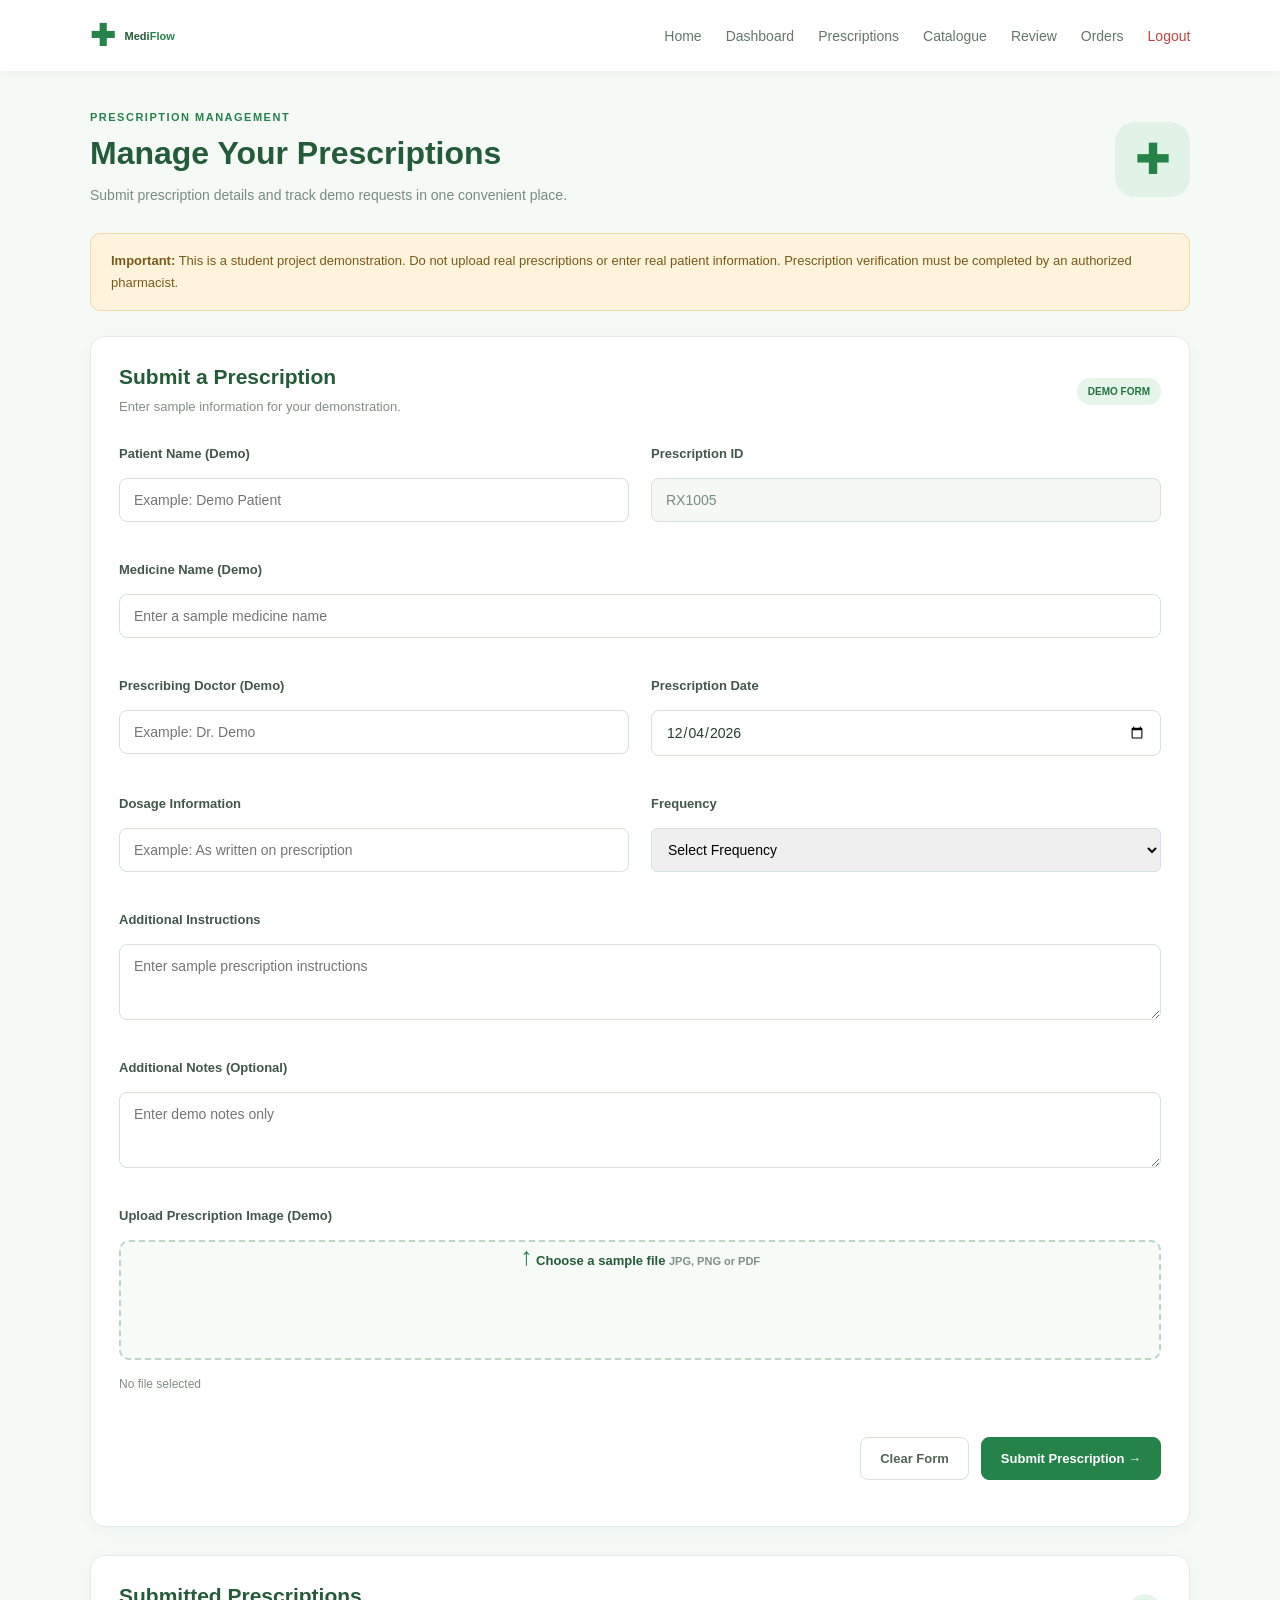
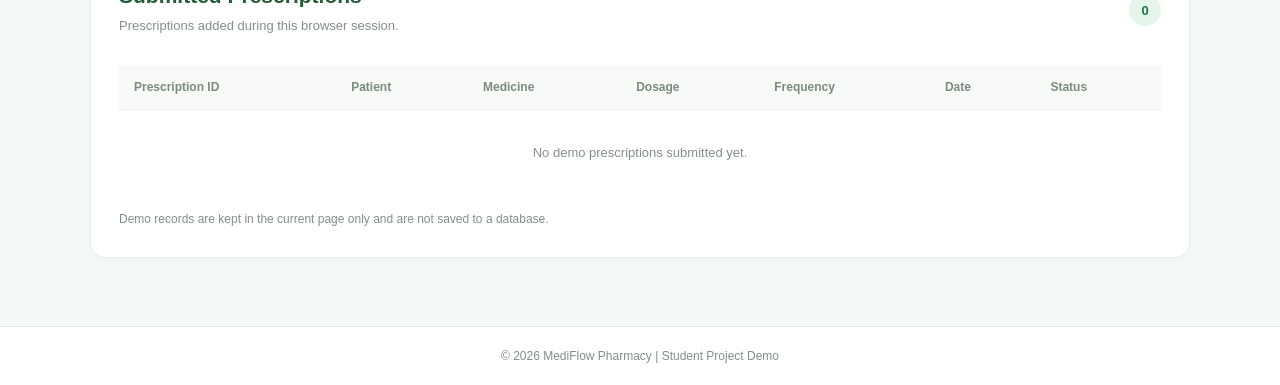
<file: prescription.html>
<!DOCTYPE html>
<html lang="en">
<head>
    <meta charset="UTF-8">
    <meta name="viewport" content="width=device-width, initial-scale=1.0">
    <title>Prescription Management | MediFlow</title>
    <link rel="stylesheet" href="prescription.css">
</head>
<body>

    <!-- Navigation Bar -->
    <header class="navbar">
        <a href="index.html" class="logo">
            <span class="logo-icon">✚</span>
            <span>Medi<span class="highlight">Flow</span></span>
        </a>

        <nav>
            <a href="index.html">Home</a>
            <a href="dashboard.html">Dashboard</a>
            <a href="prescription.html" class="nav-link">Prescriptions</a>
            <a href="catalogue.html">Catalogue</a>
            <a href="review.html">Review</a>
            <a href="orders.html">Orders</a>
            <a href="login.html" class="logout">Logout</a>
        </nav>
    </header>

    <!-- Page Heading -->
    <main class="container">

        <section class="page-heading">
            <div>
                <p class="eyebrow">PRESCRIPTION MANAGEMENT</p>
                <h1>Manage Your Prescriptions</h1>
                <p class="subtitle">
                    Submit prescription details and track demo requests
                    in one convenient place.
                </p>
            </div>

            <div class="heading-icon">✚</div>
        </section>

        <!-- Important Notice -->
        <div class="notice">
            <strong>Important:</strong>
            This is a student project demonstration. Do not upload real
            prescriptions or enter real patient information. Prescription
            verification must be completed by an authorized pharmacist.
        </div>

        <!-- Prescription Form -->
        <section class="card">

            <div class="card-heading">
                <div>
                    <h2>Submit a Prescription</h2>
                    <p>Enter sample information for your demonstration.</p>
                </div>

                <span class="demo-badge">DEMO FORM</span>
            </div>

            <form id="prescriptionForm">

                <div class="form-grid">

                    <!-- Patient Name -->
                    <div class="form-group">
                        <label for="patientName">Patient Name (Demo)</label>
                        <input
                            type="text"
                            id="patientName"
                            placeholder="Example: Demo Patient"
                            required
                        >
                    </div>

                    <!-- Prescription ID -->
                    <div class="form-group">
                        <label for="prescriptionId">Prescription ID</label>
                        <input
                            type="text"
                            id="prescriptionId"
                            placeholder="Generated automatically"
                            readonly
                        >
                    </div>

                    <!-- Medicine Name -->
                    <div class="form-group full-width">
                        <label for="medicine">Medicine Name (Demo)</label>
                        <input
                            type="text"
                            id="medicine"
                            placeholder="Enter a sample medicine name"
                            required
                        >
                    </div>

                    <!-- Doctor -->
                    <div class="form-group">
                        <label for="doctor">Prescribing Doctor (Demo)</label>
                        <input
                            type="text"
                            id="doctor"
                            placeholder="Example: Dr. Demo"
                            required
                        >
                    </div>

                    <!-- Date -->
                    <div class="form-group">
                        <label for="date">Prescription Date</label>
                        <input type="date" id="date" required>
                    </div>

                    <!-- Dosage -->
                    <div class="form-group">
                        <label for="dosage">Dosage Information</label>
                        <input
                            type="text"
                            id="dosage"
                            name="dosage"
                            placeholder="Example: As written on prescription"
                            required
                        >
                    </div>

                    <!-- Frequency -->
                    <div class="form-group">
                        <label for="frequency">Frequency</label>
                        <select id="frequency" name="frequency" required>
                            <option value="">Select Frequency</option>
                            <option>Once daily</option>
                            <option>Twice daily</option>
                            <option>Three times daily</option>
                            <option>As prescribed</option>
                        </select>
                    </div>

                    <!-- Additional Instructions -->
                    <div class="form-group full-width">
                        <label for="instructions">
                            Additional Instructions
                        </label>

                        <textarea
                            id="instructions"
                            name="instructions"
                            rows="3"
                            placeholder="Enter sample prescription instructions"
                        ></textarea>
                    </div>

                    <!-- Additional Notes -->
                    <div class="form-group full-width">
                        <label for="notes">Additional Notes (Optional)</label>
                        <textarea
                            id="notes"
                            rows="3"
                            placeholder="Enter demo notes only"
                        ></textarea>
                    </div>

                    <!-- Upload Prescription -->
                    <div class="form-group full-width">

                        <label for="prescriptionFile">
                            Upload Prescription Image (Demo)
                        </label>

                        <label class="upload-box" for="prescriptionFile">
                            <span class="upload-icon">↑</span>
                            <strong>Choose a sample file</strong>
                            <span>JPG, PNG or PDF</span>
                        </label>

                        <input
                            type="file"
                            id="prescriptionFile"
                            accept=".jpg,.jpeg,.png,.pdf"
                        >

                        <p id="fileName" class="file-name">
                            No file selected
                        </p>

                    </div>

                </div>

                <!-- Buttons AFTER all form fields -->
                <div class="form-actions">

                    <button type="reset" class="secondary-button">
                        Clear Form
                    </button>

                    <button type="submit" class="primary-button">
                        Submit Prescription →
                    </button>

                </div>

                <p id="message" class="message" role="status"></p>

            </form>
        </section>

        <!-- Submitted Prescriptions -->
        <section class="card submitted-section">

            <div class="card-heading">
                <div>
                    <h2>Submitted Prescriptions</h2>
                    <p>Prescriptions added during this browser session.</p>
                </div>

                <span class="count-badge" id="prescriptionCount">0</span>
            </div>

            <div class="table-wrapper">

                <table>
                    <thead>
                        <tr>
                            <th>Prescription ID</th>
                            <th>Patient</th>
                            <th>Medicine</th>
                            <th>Dosage</th>
                            <th>Frequency</th>
                            <th>Date</th>
                            <th>Status</th>
                        </tr>
                    </thead>

                    <tbody id="prescriptionTable">
                        <tr id="emptyRow">
                            <td colspan="7" class="empty-state">
                                No demo prescriptions submitted yet.
                            </td>
                        </tr>
                    </tbody>
                </table>

            </div>

            <p class="table-note">
                Demo records are kept in the current page only and are
                not saved to a database.
            </p>

        </section>

    </main>

    <footer>
        <p>© 2026 MediFlow Pharmacy | Student Project Demo</p>
    </footer>

    <script>

        const form = document.getElementById("prescriptionForm");
        const fileInput = document.getElementById("prescriptionFile");
        const fileName = document.getElementById("fileName");
        const message = document.getElementById("message");
        const table = document.getElementById("prescriptionTable");
        const count = document.getElementById("prescriptionCount");

        let prescriptionNumber = 1005;
        let totalPrescriptions = 0;

        // Set today's date.
        function setDefaultDate() {
            document.getElementById("date").value =
                new Date().toISOString().slice(0, 10);
        }

        setDefaultDate();

        // Generate prescription ID.
        function generatePrescriptionId() {
            return "RX" + prescriptionNumber;
        }

        document.getElementById("prescriptionId").value =
            generatePrescriptionId();

        // Display selected filename.
        fileInput.addEventListener("change", function() {

            if (fileInput.files.length > 0) {

                const file = fileInput.files[0];

                if (file.size > 5 * 1024 * 1024) {
                    alert("Please select a file smaller than 5 MB.");
                    fileInput.value = "";
                    fileName.textContent = "No file selected";
                    return;
                }

                fileName.textContent = file.name;

            } else {
                fileName.textContent = "No file selected";
            }

        });

        // Submit prescription.
        form.addEventListener("submit", function(event) {

            event.preventDefault();

            const patient =
                document.getElementById("patientName").value.trim();

            const medicine =
                document.getElementById("medicine").value.trim();

            const doctor =
                document.getElementById("doctor").value.trim();

            const date =
                document.getElementById("date").value;

            const dosage =
                document.getElementById("dosage").value.trim();

            const frequency =
                document.getElementById("frequency").value;

            const file = fileInput.files[0];

            if (!patient || !medicine || !doctor || !date ||
                !dosage || !frequency) {

                message.textContent =
                    "Please fill in all required fields.";

                message.className = "message error";
                return;
            }

            if (file && file.size > 5 * 1024 * 1024) {

                message.textContent =
                    "The selected file exceeds 5 MB.";

                message.className = "message error";
                return;
            }

            const id = generatePrescriptionId();

            // Remove empty message.
            const emptyRow = document.getElementById("emptyRow");

            if (emptyRow) {
                emptyRow.remove();
            }

            // Create table row.
            const row = document.createElement("tr");

            const values = [
                id,
                patient,
                medicine,
                dosage,
                frequency,
                date,
                "Pending Review"
            ];

            values.forEach(function(value, index) {

                const cell = document.createElement("td");

                if (index === 6) {

                    const badge = document.createElement("span");

                    badge.className = "status pending";
                    badge.textContent = value;

                    cell.appendChild(badge);

                } else {

                    cell.textContent = value;

                }

                row.appendChild(cell);

            });

            table.prepend(row);

            // Update count and ID.
            prescriptionNumber++;
            totalPrescriptions++;

            count.textContent = totalPrescriptions;

            // Show success message.
            message.textContent =
                "Demo prescription added successfully. It has not been sent to a pharmacy.";

            message.className = "message success";

            // Reset form.
            form.reset();

            setDefaultDate();

            document.getElementById("prescriptionId").value =
                generatePrescriptionId();

            fileName.textContent = "No file selected";

        });

        // Reset filename and message.
        form.addEventListener("reset", function() {

            setTimeout(function() {

                fileName.textContent = "No file selected";

                message.textContent = "";
                message.className = "message";

                setDefaultDate();

                document.getElementById("prescriptionId").value =
                    generatePrescriptionId();

            }, 0);

        });

    </script>

</body>
</html>
</file>
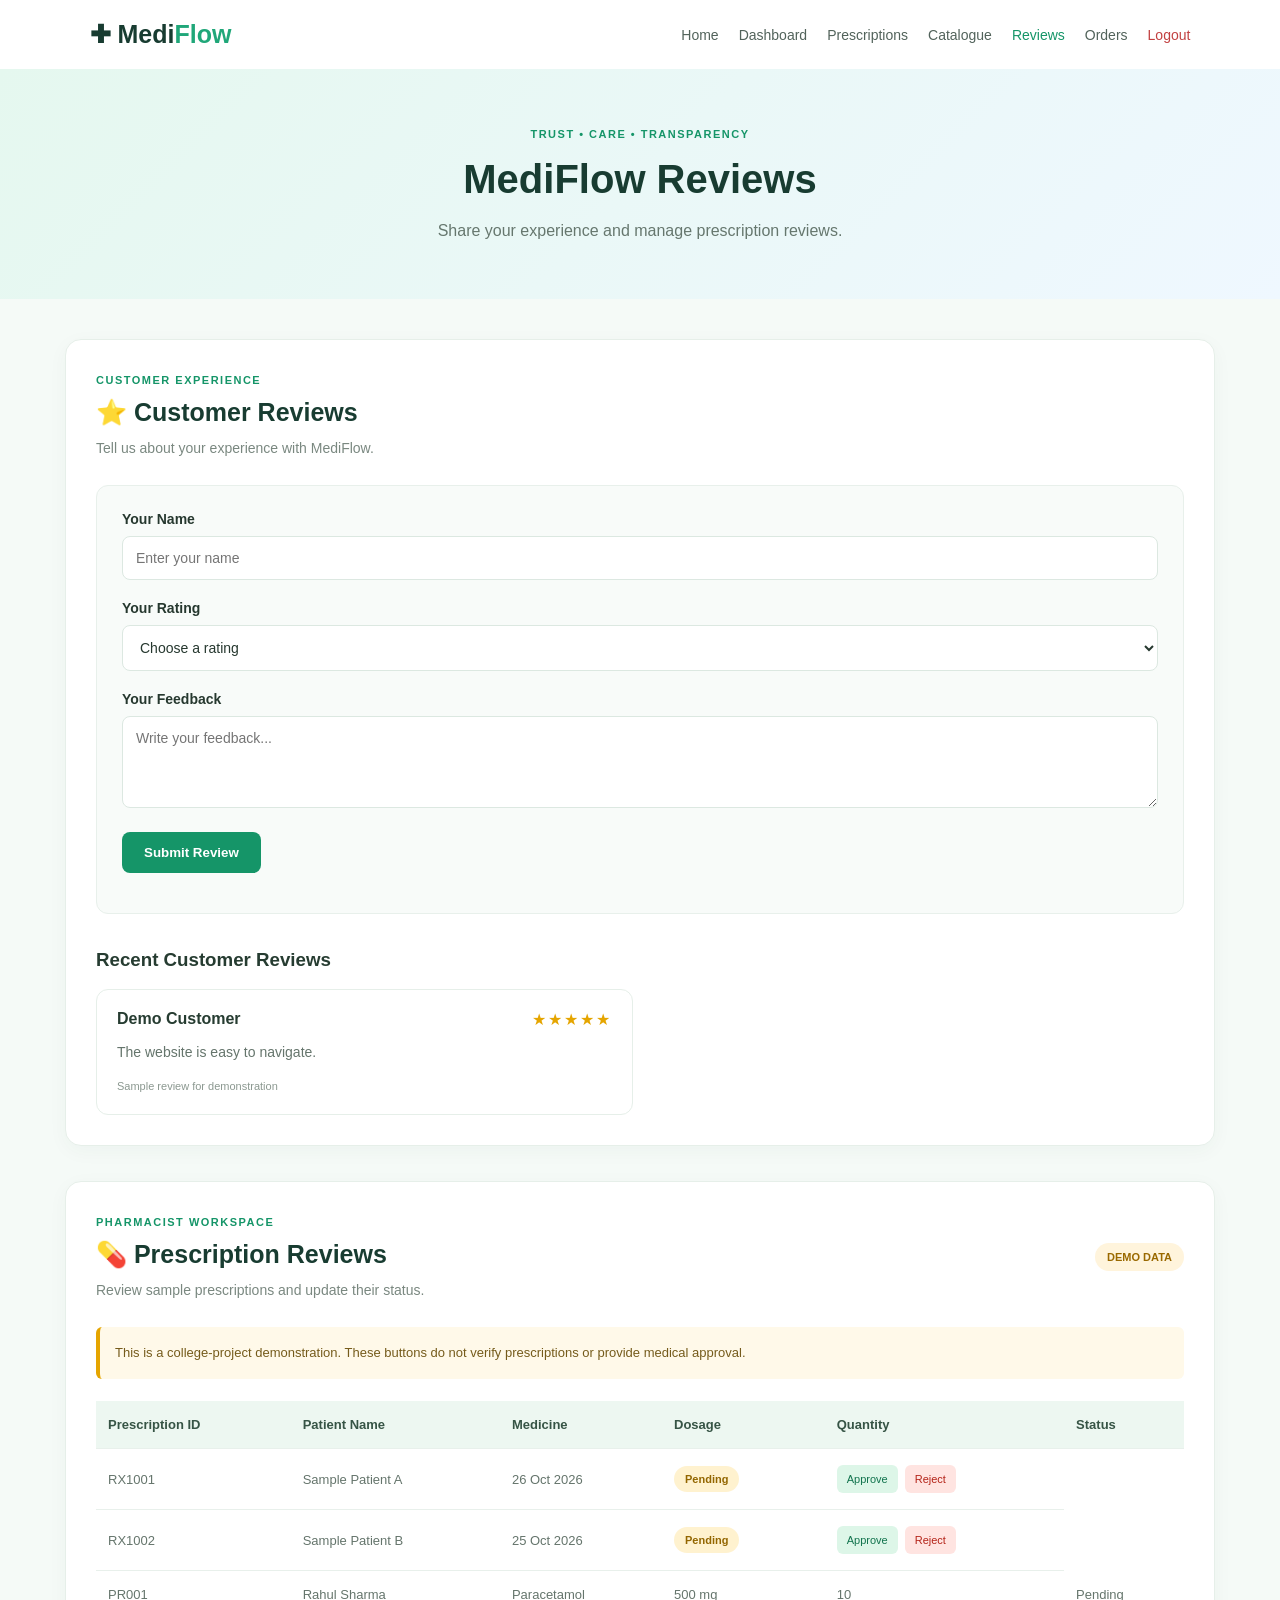
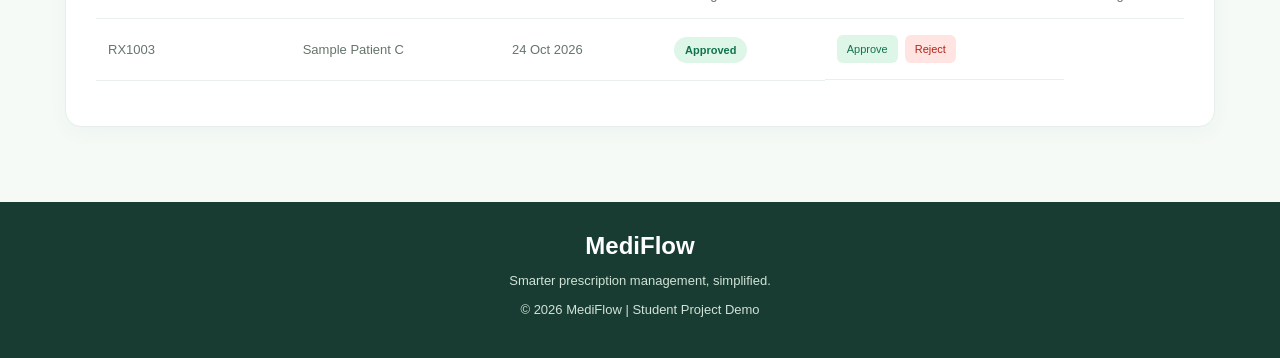
<file: review.html>
<!DOCTYPE html>
<html lang="en">
<head>
    <meta charset="UTF-8">
    <meta name="viewport" content="width=device-width, initial-scale=1.0">
    <title>Reviews | MediFlow</title>
    <link rel="stylesheet" href="review.css">
</head>
<body>

    <!-- Navigation -->
    <header class="navbar">
        <a href="index.html" class="logo">✚ Medi<span>Flow</span></a>

        <nav>
            <a href="index.html">Home</a>
            <a href="dashboard.html">Dashboard</a>
            <a href="prescription.html">Prescriptions</a>
            <a href="catalogue.html">Catalogue</a>
            <a href="review.html" class="active">Reviews</a>
            <a href="orders.html">Orders</a>
            <a href="login.html" class="logout">Logout</a>
        </nav>
    </header>

    <!-- Page Heading -->
    <section class="hero">
        <span class="tagline">TRUST • CARE • TRANSPARENCY</span>
        <h1>MediFlow Reviews</h1>
        <p>Share your experience and manage prescription reviews.</p>
    </section>

    <main class="container">

        <!-- Section 1: Customer Reviews -->
        <section class="section-card">
            <div class="section-heading">
                <div>
                    <span class="section-label">CUSTOMER EXPERIENCE</span>
                    <h2>⭐ Customer Reviews</h2>
                    <p>Tell us about your experience with MediFlow.</p>
                </div>
            </div>

            <form id="customerReviewForm" class="review-form">
                <div class="form-group">
                    <label for="customerName">Your Name</label>
                    <input type="text" id="customerName"
                           placeholder="Enter your name" required>
                </div>

                <div class="form-group">
                    <label for="rating">Your Rating</label>
                    <select id="rating" required>
                        <option value="">Choose a rating</option>
                        <option value="5">★★★★★ — Excellent</option>
                        <option value="4">★★★★ — Very Good</option>
                        <option value="3">★★★ — Good</option>
                        <option value="2">★★ — Fair</option>
                        <option value="1">★ — Poor</option>
                    </select>
                </div>

                <div class="form-group">
                    <label for="reviewText">Your Feedback</label>
                    <textarea id="reviewText" rows="4"
                              placeholder="Write your feedback..."
                              required></textarea>
                </div>

                <button type="submit" class="primary-btn">
                    Submit Review
                </button>
                <p id="reviewMessage" class="message"
                   aria-live="polite"></p>
            </form>

            <h3 class="subheading">Recent Customer Reviews</h3>
            <div id="customerReviews" class="customer-reviews">
                <article class="customer-review">
                    <div class="review-top">
                        <strong>Demo Customer</strong>
                        <span class="stars">★★★★★</span>
                    </div>
                    <p>The website is easy to navigate.</p>
                    <small>Sample review for demonstration</small>
                </article>
            </div>
        </section>

        <!-- Section 2: Pharmacist Prescription Reviews -->
        <section class="section-card">
            <div class="section-heading">
                <div>
                    <span class="section-label">PHARMACIST WORKSPACE</span>
                    <h2>💊 Prescription Reviews</h2>
                    <p>Review sample prescriptions and update their status.</p>
                </div>
                <span class="demo-badge">DEMO DATA</span>
            </div>

            <div class="notice">
                This is a college-project demonstration. These buttons do not
                verify prescriptions or provide medical approval.
            </div>

            <div class="table-wrapper">
                <table>
                    <thead>
                        <thead>
                             <tr>
                                <th>Prescription ID</th>
                                 <th>Patient Name</th>
                                 <th>Medicine</th>
                                 <th>Dosage</th>
                                 <th>Quantity</th>
                                 <th>Status</th>
                                </tr>
                            
                        </thead>

                    <tbody id="prescriptionTable">
                        <tr>
                            <td>RX1001</td>
                            <td>Sample Patient A</td>
                            <td>26 Oct 2026</td>
                            <td><span class="status pending">Pending</span></td>
                            <td class="actions">
                                <button class="approve-btn"
                                        onclick="updateStatus(this, 'Approved')">
                                    Approve
                                </button>
                                <button class="reject-btn"
                                        onclick="updateStatus(this, 'Rejected')">
                                    Reject
                                </button>
                            </td>
                        </tr>

                        <tr>
                            <td>RX1002</td>
                            <td>Sample Patient B</td>
                            <td>25 Oct 2026</td>
                            <td><span class="status pending">Pending</span></td>
                            <td class="actions">
                                <button class="approve-btn"
                                        onclick="updateStatus(this, 'Approved')">
                                    Approve
                                </button>
                                <button class="reject-btn"
                                        onclick="updateStatus(this, 'Rejected')">
                                    Reject
                                </button>
                            </td>
                        </tr>
                        <tr>
                            <td>PR001</td>
                            <td>Rahul Sharma</td>
                            <td>Paracetamol</td>
                            <td>500 mg</td>
                            <td>10</td>
                            <td>Pending</td>
                        </tr>

                        <tr>
                            <td>RX1003</td>
                            <td>Sample Patient C</td>
                            <td>24 Oct 2026</td>
                            <td><span class="status approved">Approved</span></td>
                            <td class="actions">
                                <button class="approve-btn"
                                        onclick="updateStatus(this, 'Approved')">
                                    Approve
                                </button>
                                <button class="reject-btn"
                                        onclick="updateStatus(this, 'Rejected')">
                                    Reject
                                </button>
                            </td>
                        </tr>
                    </tbody>
                </table>
            </div>

            <p id="prescriptionMessage" class="message"
               aria-live="polite"></p>
        </section>

    </main>

    <footer>
        <h3>MediFlow</h3>
        <p>Smarter prescription management, simplified.</p>
        <p>© 2026 MediFlow | Student Project Demo</p>
    </footer>

    <script>
        // Customer review form: adds a review to this page only.
        document.getElementById("customerReviewForm")
            .addEventListener("submit", function(event) {
                event.preventDefault();

                const name = document.getElementById("customerName")
                    .value.trim();
                const rating = document.getElementById("rating").value;
                const feedback = document.getElementById("reviewText")
                    .value.trim();

                if (!name || !rating || !feedback) {
                    return;
                }

                const article = document.createElement("article");
                article.className = "customer-review";

                const top = document.createElement("div");
                top.className = "review-top";

                const customer = document.createElement("strong");
                customer.textContent = name;

                const stars = document.createElement("span");
                stars.className = "stars";
                stars.textContent = "★".repeat(Number(rating));

                const comment = document.createElement("p");
                comment.textContent = feedback;

                const note = document.createElement("small");
                note.textContent = "Submitted during this demo session";

                top.append(customer, stars);
                article.append(top, comment, note);

                document.getElementById("customerReviews")
                    .prepend(article);

                document.getElementById("reviewMessage").textContent =
                    "Thank you! Your demo review has been added.";

                this.reset();
            });

        // Demo status change only; not real prescription verification.
        function updateStatus(button, newStatus) {
            const row = button.closest("tr");
            const statusCell = row.cells[3];

            statusCell.replaceChildren();

            const badge = document.createElement("span");
            badge.className = "status " + newStatus.toLowerCase();
            badge.textContent = newStatus;
            statusCell.appendChild(badge);

            document.getElementById("prescriptionMessage").textContent =
                row.cells[0].textContent +
                " status changed to " + newStatus +
                " for this demo session.";
        }
    </script>

</body>
</html>
</file>
<file: index.css>
/* =========================
   GLOBAL STYLES
========================= */

* {
    margin: 0;
    padding: 0;
    box-sizing: border-box;
}

html {
    scroll-behavior: smooth;
    scroll-padding-top: 90px;
}

body {
    font-family: Arial, Helvetica, sans-serif;
    background-color: #ffffff;
    color: #16722a;
    line-height: 1.6;
}

a {
    text-decoration: none;
    color: inherit;
}

:root {
    --primary: #1c552f;
    --primary-dark: #0b4b25;
    --light-blue: #eff6ff;
    --text-dark: #1e642a;
    --text-light: #64748b;
    --border: #e2e8f0;
    --background: #f8fafc;
}


/* =========================
   NAVIGATION BAR
========================= */

.navbar {
    width: 100%;
    min-height: 78px;
    padding: 16px 7%;
    display: flex;
    align-items: center;
    justify-content: space-between;
    gap: 25px;
    background-color: #ffffff;
    border-bottom: 1px solid var(--border);
    position: sticky;
    top: 0;
    z-index: 100;
}

.logo {
    display: inline-flex;
    align-items: center;
    gap: 10px;
    font-size: 25px;
    font-weight: 800;
    color: var(--text-dark);
    white-space: nowrap;
}

.logo-icon {
    width: 38px;
    height: 38px;
    background-color: white;
    color:#15803d;
    border-radius: 11px;
    display: inline-flex;
    justify-content: center;
    align-items: center;
    font-size: 30px;
}

.logo-highlight {
    color: #1b5028;
}
.logo-medi{
    color: rgb(22, 111, 22);

}
.nav-links {
    display: flex;
    align-items: center;
    justify-content: flex-end;
    gap: 30px;
    margin-left: auto;
}

.nav-links a {
    color: var(--text-light);
    font-size: 14px;
    font-weight: 600;
    transition: color 0.3s ease;
}

.nav-links a:hover,
.nav-links a.active {
    color: var(--primary);
}

.login-btn {
    display: inline-block;
    padding: 10px 24px;
    color: var(--primary);
    background-color: #ffffff;
    border: 1px solid var(--primary);
    border-radius: 9px;
    font-size: 14px;
    font-weight: 700;
    white-space: nowrap;
    transition: all 0.3s ease;
}

.login-btn:hover {
    background-color: var(--primary);
    color: #ffffff;
}


/* =========================
   HERO SECTION
========================= */

.hero {
    min-height: 590px;
    padding: 75px 7%;
    display: grid;
    grid-template-columns: 1.05fr 0.95fr;
    align-items: center;
    gap: 50px;
    background:
        radial-gradient(
            circle at 85% 25%,
            #e1edff 0,
            transparent 35%
        ),
        #f8fbff;
    overflow: hidden;
}

.hero-content {
    max-width: 620px;
}

.welcome-tag,
.section-tag {
    display: inline-block;
    color: var(--primary);
    font-size: 12px;
    font-weight: 800;
    letter-spacing: 1.5px;
}

.welcome-tag {
    padding: 9px 14px;
    background-color: #e8f0ff;
    border-radius: 30px;
    margin-bottom: 22px;
}

.hero h1 {
    font-size: clamp(36px, 4vw, 55px);
    line-height: 1.17;
    letter-spacing: -1.8px;
    font-weight: 800;
    margin-bottom: 22px;
    color: var(--text-dark);
}

.hero h1 span {
    display: block;
    color: var(--primary);
}

.hero-content > p {
    max-width: 520px;
    font-size: 16px;
    color: var(--text-light);
    line-height: 1.9;
    margin-bottom: 28px;
}

.hero-buttons {
    display: flex;
    align-items: center;
    gap: 14px;
    flex-wrap: wrap;
}

.primary-btn,
.secondary-btn {
    display: inline-block;
    padding: 13px 23px;
    border-radius: 9px;
    font-size: 14px;
    font-weight: 700;
    transition: all 0.3s ease;
}

.primary-btn {
    background-color: var(--primary);
    color: #ffffff;
    box-shadow: 0 7px 18px rgba(37, 99, 235, 0.17);
}

.primary-btn:hover {
    background-color: var(--primary-dark);
    transform: translateY(-2px);
}

.secondary-btn {
    background-color: #ffffff;
    border: 1px solid var(--border);
    color: var(--text-dark);
}

.secondary-btn:hover {
    border-color: var(--primary);
    color: var(--primary);
}

.hero-note {
    margin-top: 25px;
    display: flex;
    align-items: center;
    gap: 9px;
    color: var(--text-light);
    font-size: 12px;
}

.check-icon {
    width: 20px;
    height: 20px;
    display: inline-flex;
    align-items: center;
    justify-content: center;
    color: #15803d;
    background-color: #dcfce7;
    border-radius: 50%;
    font-weight: 800;
}


/* =========================
   HERO MEDICAL ILLUSTRATION
========================= */

.hero-visual {
    min-height: 420px;
    display: flex;
    align-items: center;
    justify-content: center;
    position: relative;
}

.medical-card {
    width: 100%;
    max-width: 390px;
    padding: 32px 28px;
    background-color: #ffffff;
    border: 1px solid #edf2fa;
    border-radius: 24px;
    text-align: center;
    position: relative;
    z-index: 2;
    box-shadow: 0 20px 60px rgba(36, 71, 130, 0.12);
}

.medical-symbol {
    width: 66px;
    height: 66px;
    margin: 0 auto 12px;
    background-color: var(--primary);
    color: #ffffff;
    border-radius: 20px;
    display: flex;
    align-items: center;
    justify-content: center;
    font-size: 43px;
    box-shadow: 0 8px 20px rgba(37, 99, 235, 0.2);
}

.medical-card h2 {
    font-size: 27px;
    font-weight: 800;
}

.medical-subtitle {
    font-size: 13px;
    color: var(--text-light);
    margin-bottom: 25px;
}

.prescription-card {
    text-align: left;
    padding: 16px;
    background-color: #f8fafc;
    border: 1px solid var(--border);
    border-radius: 15px;
}

.prescription-header {
    display: flex;
    align-items: center;
    gap: 11px;
    padding-bottom: 17px;
    border-bottom: 1px solid var(--border);
}

.document-icon {
    width: 42px;
    height: 42px;
    display: flex;
    align-items: center;
    justify-content: center;
    border-radius: 11px;
    background-color: #dbeafe;
    color: var(--primary);
    font-size: 25px;
}

.prescription-header h3 {
    font-size: 14px;
}

.prescription-header p {
    font-size: 11px;
    color: var(--text-light);
}

.status-dot {
    width: 10px;
    height: 10px;
    margin-left: auto;
    background-color: #22c55e;
    border-radius: 50%;
}

.medicine-row {
    display: flex;
    align-items: center;
    gap: 10px;
    padding: 14px 0;
    border-bottom: 1px solid var(--border);
}

.medicine-row:last-child {
    border-bottom: none;
    padding-bottom: 2px;
}

.medicine-icon {
    width: 37px;
    height: 37px;
    flex-shrink: 0;
    display: flex;
    align-items: center;
    justify-content: center;
    border-radius: 10px;
    background-color: #eaf2ff;
    color: var(--primary);
    font-size: 19px;
}

.medicine-row strong {
    display: block;
    font-size: 12px;
}

.medicine-row small {
    display: block;
    color: var(--text-light);
    font-size: 10px;
}

.arrow {
    margin-left: auto;
    color: var(--primary);
    font-size: 19px;
}

.floating-badge {
    position: absolute;
    z-index: 3;
    bottom: 20px;
    right: -5px;
    display: flex;
    align-items: center;
    gap: 8px;
    padding: 12px 16px;
    background-color: #ffffff;
    border: 1px solid var(--border);
    border-radius: 12px;
    box-shadow: 0 10px 30px rgba(36, 71, 130, 0.12);
    font-size: 12px;
    font-weight: 700;
}

.floating-badge span {
    color: #15803d;
    font-size: 18px;
}

.decor {
    position: absolute;
    border-radius: 50%;
    background-color: #dbeafe;
}

.decor-one {
    width: 90px;
    height: 90px;
    top: 20px;
    right: 20px;
}

.decor-two {
    width: 55px;
    height: 55px;
    bottom: 30px;
    left: 0;
    background-color: #d1fae5;
}


/* =========================
   COMMON SECTION STYLES
========================= */

.section {
    padding: 85px 7%;
}

.section-heading {
    text-align: center;
    max-width: 650px;
    margin: 0 auto 45px;
}

.section-heading h2,
.about-content h2 {
    font-size: clamp(27px, 3vw, 37px);
    line-height: 1.3;
    color: var(--text-dark);
    margin: 12px 0;
    letter-spacing: -0.7px;
}

.section-heading p {
    font-size: 14px;
    color: var(--text-light);
    line-height: 1.8;
}


/* =========================
   FEATURES SECTION
========================= */

.features {
    background-color: #ffffff;
}

.feature-grid {
    display: grid;
    grid-template-columns: repeat(4, minmax(0, 1fr));
    gap: 20px;
}

.feature-card {
    padding: 27px 22px;
    background-color: #ffffff;
    border: 1px solid var(--border);
    border-radius: 16px;
    transition: all 0.3s ease;
}

.feature-card:hover {
    transform: translateY(-6px);
    border-color: #b9d0ff;
    box-shadow: 0 15px 35px rgba(36, 71, 130, 0.08);
}

.feature-icon {
    width: 52px;
    height: 52px;
    display: flex;
    align-items: center;
    justify-content: center;
    margin-bottom: 20px;
    border-radius: 14px;
    font-size: 25px;
    font-weight: 800;
}

.blue {
    color: #1c7645;
    background-color: #dbeafe;
}

.green {
    color: #15803d;
    background-color: #dcfce7;
}

.purple {
    color: #7c3aed;
    background-color: #ede9fe;
}

.orange {
    color: #c2410c;
    background-color: #ffedd5;
}

.feature-card h3 {
    font-size: 16px;
    line-height: 1.5;
    margin-bottom: 12px;
}

.feature-card p {
    font-size: 13px;
    color: var(--text-light);
    line-height: 1.8;
    margin-bottom: 20px;
}

.feature-card > a {
    font-size: 12px;
    font-weight: 800;
    color: var(--primary);
}

.feature-card > a:hover {
    text-decoration: underline;
}


/* =========================
   HOW IT WORKS
========================= */

.workflow {
    background-color: var(--background);
}

.workflow-grid {
    display: grid;
    grid-template-columns: repeat(4, minmax(0, 1fr));
    gap: 22px;
}

.workflow-step {
    position: relative;
    padding: 25px 20px;
    background-color: #ffffff;
    border: 1px solid var(--border);
    border-radius: 16px;
    text-align: center;
}

.step-number {
    color: #cbd5e1;
    font-size: 34px;
    font-weight: 800;
}

.step-icon {
    margin: 15px 0;
    font-size: 35px;
}

.workflow-step h3 {
    font-size: 15px;
    margin-bottom: 10px;
}

.workflow-step p {
    font-size: 12px;
    line-height: 1.8;
    color: var(--text-light);
}


/* =========================
   ABOUT SECTION
========================= */

.about-section {
    margin: 70px 7%;
    padding: 55px;
    display: flex;
    align-items: center;
    justify-content: space-between;
    gap: 35px;
    background: linear-gradient(120deg, #eff6ff, #f0fdf4);
    border: 1px solid #e0edff;
    border-radius: 24px;
}

.about-content {
    max-width: 650px;
}

.about-content h2 {
    max-width: 520px;
}

.about-content p {
    margin: 15px 0 25px;
    max-width: 580px;
    color: var(--text-light);
    font-size: 14px;
    line-height: 1.9;
}

.about-icon {
    width: 145px;
    height: 145px;
    flex-shrink: 0;
    display: flex;
    align-items: center;
    justify-content: center;
    background-color: #ffffff;
    color: var(--primary);
    border-radius: 35px;
    box-shadow: 0 12px 35px rgba(37, 99, 235, 0.12);
    transform: rotate(5deg);
}

.about-icon span {
    font-size: 95px;
}


/* =========================
   FOOTER
========================= */

.footer {
    padding: 30px 7% 20px;
    background-color: #0f172a;
    color: #ffffff;
}

.footer-top {
    display: flex;
    align-items: center;
    justify-content: space-between;
    gap: 20px;
    flex-wrap: wrap;
    padding-bottom: 25px;
}

.footer-logo {
    color: #ffffff;
}

.footer-top > p {
    color: #fcfefc;
    font-size: 13px;
}

.back-to-top {
    color: #93c5fd;
    font-size: 13px;
    font-weight: 700;
}

.back-to-top:hover {
    color: #ffffff;
}

.footer-bottom {
    padding-top: 20px;
    border-top: 1px solid #334155;
    display: flex;
    justify-content: space-between;
    align-items: center;
    gap: 15px;
    flex-wrap: wrap;
}

.footer-bottom p {
    font-size: 11px;
    color: #cbd5e1;
}



/* =========================
   RESPONSIVE DESIGN
========================= */

@media (max-width: 1000px) {

    .navbar {
        padding: 15px 4%;
        gap: 15px;
    }

    .nav-links {
        gap: 16px;
    }

    .hero,
    .section {
        padding-left: 5%;
        padding-right: 5%;
    }

    .hero {
        gap: 25px;
    }

    .feature-grid,
    .workflow-grid {
        grid-template-columns: repeat(2, minmax(0, 1fr));
    }

    .about-section {
        margin-left: 5%;
        margin-right: 5%;
        padding: 35px;
    }

}


@media (max-width: 700px) {

    .navbar {
        padding: 14px 5%;
        flex-wrap: wrap;
    }

    .logo {
        font-size: 22px;
    }

    .logo-icon {
        width: 34px;
        height: 34px;
    }

    .nav-links {
        order: 3;
        width: 100%;
        justify-content: center;
        gap: 20px;
        flex-wrap: wrap;
        padding-top: 10px;
        border-top: 1px solid var(--border);
    }

    .nav-links a {
        font-size: 12px;
    }

    .login-btn {
        padding: 8px 15px;
        font-size: 12px;
    }

    .hero {
        grid-template-columns: 1fr;
        padding-top: 55px;
        padding-bottom: 55px;
    }

    .hero h1 {
        font-size: 39px;
    }

    .hero-content > p {
        font-size: 14px;
    }

    .hero-visual {
        min-height: 390px;
    }

    .medical-card {
        max-width: 360px;
    }

    .section {
        padding-top: 60px;
        padding-bottom: 60px;
    }

    .feature-grid,
    .workflow-grid {
        grid-template-columns: 1fr;
    }

    .about-section {
        margin-top: 45px;
        margin-bottom: 45px;
        padding: 30px 24px;
        flex-direction: column;
        align-items: flex-start;
    }

    .about-icon {
        width: 100px;
        height: 100px;
        align-self: center;
    }

    .about-icon span {
        font-size: 65px;
    }

    .footer-top,
    .footer-bottom {
        flex-direction: column;
        align-items: flex-start;
    }

}


@media (max-width: 380px) {

    .hero h1 {
        font-size: 32px;
    }

    .hero-buttons {
        align-items: stretch;
        flex-direction: column;
    }

    .hero-buttons a {
        text-align: center;
    }

    .medical-card {
        padding: 24px 15px;
    }

    .prescription-card {
        padding: 12px;
    }

}
</file>
<file: catalogue.css>
* {
    margin: 0;
    padding: 0;
    box-sizing: border-box;
}

body {
    font-family: Arial, sans-serif;
    background: #f6faf8;
    color: #26352f;
}

/* Navigation */
.navbar {
    display: flex;
    justify-content: space-between;
    align-items: center;
    padding: 20px 7%;
    background: white;
    box-shadow: 0 2px 12px rgba(0, 0, 0, 0.05);
    gap: 20px;
}

.logo {
    text-decoration: none;
    color: #183c31;
    font-size: 25px;
    font-weight: bold;
    white-space: nowrap;
}

.logo span:last-child {
    color: #20a779;
}

.logo-icon {
    color: #20a779;
    margin-right: 5px;
}

nav {
    display: flex;
    align-items: center;
    gap: 25px;
}

nav a {
    text-decoration: none;
    color: #52635b;
    font-size: 14px;
    transition: 0.2s;
}

nav a:hover,
nav a.active {
    color: #159568;
}

.login-btn {
    background: #159568;
    color: white !important;
    padding: 11px 20px;
    border-radius: 8px;
}
.navbar nav a.logout {
    color: #c24141;
}

/* Hero */
.hero {
    text-align: center;
    padding: 65px 20px 55px;
    background: linear-gradient(135deg, #e5f8ef, #eff8ff);
}

.tagline {
    color: #159568;
    font-size: 12px;
    font-weight: bold;
    letter-spacing: 2px;
    margin-bottom: 15px;
}

.hero h1 {
    font-size: 42px;
    margin-bottom: 15px;
    color: #183c31;
}

.hero > p:not(.tagline) {
    color: #66776e;
    font-size: 16px;
}

.search-box {
    display: flex;
    max-width: 560px;
    margin: 30px auto 0;
    background: white;
    padding: 7px;
    border-radius: 12px;
    box-shadow: 0 5px 20px rgba(0, 0, 0, 0.06);
}

.search-box input {
    flex: 1;
    min-width: 0;
    border: none;
    outline: none;
    padding: 12px;
    font-size: 14px;
}

.search-box button {
    border: none;
    background: #159568;
    color: white;
    padding: 12px 22px;
    border-radius: 8px;
    cursor: pointer;
}

/* Catalogue */
.catalogue {
    padding: 55px 7%;
}

.section-heading {
    display: flex;
    justify-content: space-between;
    align-items: center;
    gap: 20px;
    margin-bottom: 30px;
}

.section-heading h2 {
    font-size: 27px;
    margin-bottom: 8px;
    color: #183c31;
}

.section-heading p {
    color: #78857e;
    font-size: 14px;
}

.section-heading select {
    padding: 12px;
    border: 1px solid #dce8e1;
    border-radius: 8px;
    background: white;
    font-size: 14px;
    outline-color: #159568;
}

/* Medicine Cards */
.medicine-grid {
    display: grid;
    grid-template-columns: repeat(3, minmax(0, 1fr));
    gap: 25px;
}

.medicine-card {
    background: white;
    padding: 25px;
    border: 1px solid #e8f0eb;
    border-radius: 16px;
    box-shadow: 0 5px 20px rgba(25, 65, 45, 0.04);
    transition: transform 0.2s, box-shadow 0.2s;
}

.medicine-card:hover {
    transform: translateY(-5px);
    box-shadow: 0 10px 25px rgba(25, 65, 45, 0.10);
}

.medicine-icon {
    display: flex;
    justify-content: center;
    align-items: center;
    width: 65px;
    height: 65px;
    background: #eaf8f0;
    border-radius: 14px;
    font-size: 32px;
    margin-bottom: 20px;
}

.category {
    display: inline-block;
    color: #159568;
    background: #eaf8f0;
    padding: 6px 10px;
    border-radius: 20px;
    font-size: 11px;
    font-weight: bold;
}

.medicine-card h3 {
    font-size: 20px;
    margin: 15px 0 10px;
    color: #263c31;
}

.medicine-card > p {
    font-size: 13px;
    line-height: 1.7;
    color: #7a8880;
    min-height: 44px;
}

.medicine-bottom {
    display: flex;
    justify-content: space-between;
    align-items: center;
    gap: 10px;
    margin-top: 22px;
    padding-top: 18px;
    border-top: 1px solid #edf1ee;
}

.price {
    font-size: 21px;
    font-weight: bold;
    color: #159568;
}

.medicine-bottom button {
    background: #159568;
    color: white;
    border: none;
    border-radius: 8px;
    padding: 11px 13px;
    cursor: pointer;
    font-size: 12px;
}

.medicine-bottom button:hover,
.search-box button:hover {
    background: #10764f;
}

.no-results {
    text-align: center;
    padding: 35px;
    color: #78857e;
}

.cart-message {
    text-align: center;
    margin-top: 25px;
    color: #159568;
    font-weight: bold;
}

/* Footer */
footer {
    background: #183c31;
    color: white;
    text-align: center;
    padding: 35px 20px;
}

footer h3 {
    font-size: 24px;
    margin-bottom: 12px;
}

footer p {
    font-size: 13px;
    line-height: 1.7;
    color: #d1e2d8;
}

footer .disclaimer {
    max-width: 650px;
    margin: 12px auto;
    font-size: 11px;
}

/* Responsive design */
@media (max-width: 900px) {
    .navbar {
        flex-direction: column;
    }

    nav {
        flex-wrap: wrap;
        justify-content: center;
        gap: 15px;
    }

    .medicine-grid {
        grid-template-columns: repeat(2, minmax(0, 1fr));
    }
}

@media (max-width: 600px) {
    .hero h1 {
        font-size: 32px;
    }

    .section-heading {
        align-items: flex-start;
        flex-direction: column;
    }

    .medicine-grid {
        grid-template-columns: 1fr;
    }

    .catalogue {
        padding: 35px 5%;
    }
}
</file>
<file: login.css>
/* General Styling */
* {
    margin: 0;
    padding: 0;
    box-sizing: border-box;
}

body {
    font-family: Arial, sans-serif;
    background: #f0f7f2;
    color: #263b30;
    min-height: 100vh;
    display: flex;
    flex-direction: column;
}

/* Navigation Bar */
.navbar {
    background: white;
    padding: 18px 8%;
    display: flex;
    justify-content: space-between;
    align-items: center;
    box-shadow: 0 2px 10px rgba(0, 0, 0, 0.06);
}

.logo {
    display: flex;
    align-items: center;
    gap: 10px;
    text-decoration: none;
    font-size: 26px;
    font-weight: bold;
    color: #245b38;
}

.logo-icon {
    color: #25834a;
    font-size: 30px;
}

.highlight {
    color: #25834a;
}

.home-link {
    color: #245b38;
    text-decoration: none;
    font-weight: bold;
}

.home-link:hover {
    color: #25834a;
}

/* Main Login Area */
.login-container {
    flex: 1;
    display: flex;
    justify-content: center;
    align-items: center;
    padding: 45px 20px;
}

/* Login Card */
.login-card {
    background: white;
    width: 100%;
    max-width: 430px;
    padding: 35px;
    border-radius: 18px;
    box-shadow: 0 10px 35px rgba(36, 91, 56, 0.12);
    text-align: center;
}

.medical-icon {
    width: 65px;
    height: 65px;
    background: #e1f3e6;
    color: #25834a;
    border-radius: 50%;
    display: flex;
    justify-content: center;
    align-items: center;
    font-size: 35px;
    margin: 0 auto 18px;
}

.login-card h1 {
    font-size: 28px;
    margin-bottom: 10px;
    color: #245b38;
}

.subtitle {
    color: #718078;
    font-size: 14px;
    margin-bottom: 28px;
}

/* Form Fields */
.form-group {
    text-align: left;
    margin-bottom: 20px;
}

.form-group label {
    display: block;
    margin-bottom: 8px;
    font-weight: bold;
    font-size: 14px;
}

.form-group input {
    width: 100%;
    padding: 13px;
    border: 1px solid #cbd8ce;
    border-radius: 8px;
    font-size: 15px;
    outline: none;
    transition: 0.3s;
}

.form-group input:focus {
    border-color: #25834a;
    box-shadow: 0 0 0 3px rgba(37, 131, 74, 0.12);
}

/* Remember Me and Forgot Password */
.form-options {
    display: flex;
    justify-content: space-between;
    align-items: center;
    gap: 10px;
    font-size: 12px;
    margin-bottom: 24px;
}

.remember {
    display: flex;
    align-items: center;
    gap: 6px;
}

.form-options a,
.signup-text a {
    color: #25834a;
    text-decoration: none;
    font-weight: bold;
}

.form-options a:hover,
.signup-text a:hover {
    text-decoration: underline;
}

/* Login Button */
.login-button {
    width: 100%;
    padding: 14px;
    background: #25834a;
    color: white;
    border: none;
    border-radius: 8px;
    font-size: 16px;
    font-weight: bold;
    cursor: pointer;
    transition: 0.3s;
}

.login-button:hover {
    background: #1c6739;
    transform: translateY(-2px);
}

/* Form Messages */
.message {
    font-size: 13px;
    margin-top: 15px;
    line-height: 1.5;
}

/* Divider */
.divider {
    display: flex;
    align-items: center;
    gap: 12px;
    color: #9aa79e;
    font-size: 12px;
    margin: 25px 0;
}

.divider::before,
.divider::after {
    content: "";
    flex: 1;
    height: 1px;
    background: #e1e8e3;
}

/* Sign Up */
.signup-text {
    font-size: 14px;
}

.security-note {
    margin-top: 25px;
    font-size: 11px;
    line-height: 1.5;
    color: #7b8b80;
}

/* Footer */
footer {
    text-align: center;
    padding: 18px;
    background: white;
    color: #718078;
    font-size: 12px;
}

/* Mobile Screen */
@media (max-width: 480px) {
    .navbar {
        padding: 16px 5%;
    }

    .logo {
        font-size: 22px;
    }

    .login-card {
        padding: 25px 20px;
    }

    .login-card h1 {
        font-size: 25px;
    }
}
</file>
<file: orders.css>
* {
    margin: 0;
    padding: 0;
    box-sizing: border-box;
    

}

body {
    font-family: Arial, sans-serif;
    background: #f5faf7;
    color: #26382f;
}

/* Navigation */
.navbar {
    display: flex;
    justify-content: space-between;
    align-items: center;
    flex-wrap: wrap;
    gap: 20px;
    padding: 20px 7%;
    background: white;
    box-shadow: 0 2px 12px rgba(0, 0, 0, 0.05);
}

.logo {
    color: #183c31;
    font-size: 25px;
    font-weight: bold;
    text-decoration: none;
    white-space: nowrap;
}

.logo span {
    color: #20a779;
}

nav {
    display: flex;
    flex-wrap: wrap;
    align-items: center;
    gap: 18px;
    font-family: Arial, Helvetica, sans-serif;

}

nav a {
    color: #52635b;
    font-size: 14px;
    text-decoration: none;
}

nav a:hover,
nav a.active {
    color: #159568;
}

.login-btn {
    padding: 11px 18px;
    border-radius: 8px;
    background: #159568;
    color: white !important;
}
.navbar nav a.logout {
    color: #c24141;
}

/* Hero */
.hero {
    text-align: center;
    padding: 55px 20px;
    background: linear-gradient(135deg, #e5f8ef, #eff8ff);
}

.tagline {
    color: #159568;
    font-size: 11px;
    font-weight: bold;
    letter-spacing: 2px;
}

.hero h1 {
    margin: 15px 0;
    color: #183c31;
    font-size: 40px;
}

.hero p {
    color: #66776e;
    font-size: 15px;
    line-height: 1.7;
}

/* Main Container */
.container {
    max-width: 1400px;
    margin: auto;
    padding: 40px 5%;
}

/* Summary Cards */
.summary-grid {
    display: grid;
    grid-template-columns: repeat(4, minmax(0, 1fr));
    gap: 20px;
    margin-bottom: 35px;
}

.summary-card {
    padding: 23px;
    background: white;
    border: 1px solid #e6efe9;
    border-radius: 14px;
    box-shadow: 0 5px 20px rgba(25, 65, 45, 0.04);
}

.summary-icon {
    display: grid;
    place-items: center;
    width: 45px;
    height: 45px;
    border-radius: 12px;
    font-size: 22px;
    margin-bottom: 18px;
}

.purple {
    background: #f0eaff;
}

.orange {
    background: #fff1db;
}

.blue {
    background: #e4f2ff;
}

.green {
    background: #ddf6e8;
}

.summary-card p {
    color: #75847b;
    font-size: 13px;
}

.summary-card h2 {
    margin-top: 8px;
    color: #183c31;
    font-size: 30px;
}

/* Orders Panel */
.orders-panel {
    padding: 28px;
    background: white;
    border: 1px solid #e6efe9;
    border-radius: 16px;
    box-shadow: 0 5px 20px rgba(25, 65, 45, 0.04);
}

.panel-heading {
    display: flex;
    justify-content: space-between;
    align-items: center;
    flex-wrap: wrap;
    gap: 20px;
    margin-bottom: 25px;
}

.panel-heading h2 {
    margin-bottom: 8px;
    color: #183c31;
    font-size: 24px;
}

.panel-heading p {
    color: #7a8880;
    font-size: 13px;
}

.panel-heading input {
    width: 300px;
    max-width: 100%;
    padding: 13px;
    border: 1px solid #dce8e1;
    border-radius: 8px;
    font-size: 13px;
    outline-color: #159568;
}

.demo-notice {
    padding: 14px;
    margin-bottom: 22px;
    border-left: 4px solid #e5a500;
    border-radius: 6px;
    background: #fff9e9;
    color: #755b1b;
    font-size: 12px;
    line-height: 1.7;
}

/* Table */
.table-wrapper {
    width: 100%;
    overflow-x: auto;
}

table {
    width: 100%;
    border-collapse: collapse;
    text-align: left;
}

thead {
    background: #edf7f1;
}

th,
td {
    padding: 16px 12px;
    border-bottom: 1px solid #e8f0eb;
    font-size: 12px;
    white-space: nowrap;
}

th {
    color: #365445;
}

td {
    color: #65756c;
}

.status {
    display: inline-block;
    padding: 7px 10px;
    border-radius: 20px;
    font-size: 11px;
    font-weight: bold;
}

.status.pending {
    background: #fff2cf;
    color: #936600;
}

.status.processing {
    background: #e4f2ff;
    color: #175a96;
}

.status.delivered {
    background: #ddf6e8;
    color: #11734d;
}

.status.cancelled {
    background: #ffe4e1;
    color: #b42318;
}

.status-select {
    min-width: 115px;
    padding: 8px;
    border: 1px solid #dce8e1;
    border-radius: 7px;
    background: white;
    color: #365445;
    font-size: 12px;
    cursor: pointer;
}

.empty-message {
    padding: 25px;
    text-align: center;
    color: #78857e;
}

.message {
    margin-top: 18px;
    color: #11734d;
    font-size: 13px;
    line-height: 1.6;
}

/* Footer */
footer {
    padding: 30px 20px;
    background: #183c31;
    color: white;
    text-align: center;
}

footer h3 {
    margin-bottom: 10px;
    font-size: 24px;
}

footer p {
    margin: 7px 0;
    color: #d1e2d8;
    font-size: 13px;
    line-height: 1.7;
}

/* Responsive */
@media (max-width: 1000px) {
    .summary-grid {
        grid-template-columns: repeat(2, minmax(0, 1fr));
    }

    .navbar {
        justify-content: center;
    }

    nav {
        justify-content: center;
    }
}

@media (max-width: 600px) {
    .hero h1 {
        font-size: 32px;
    }

    .container {
        padding: 25px 12px;
    }

    .orders-panel {
        padding: 18px;
    }

    .summary-grid {
        gap: 12px;
    }

    .summary-card {
        padding: 16px;
    }

    .summary-card h2 {
        font-size: 25px;
    }

    .panel-heading input {
        width: 100%;
    }
}
</file>
<file: prescription.css>
* {
    margin: 0;
    padding: 0;
    box-sizing: border-box;
}

body {
    font-family: Arial, sans-serif;
    background: #f5faf7;
    color: #263b30;
}
.form-group {
    margin-bottom: 18px;
}

.form-group label {
    display: block;
    margin-bottom: 8px;
    font-weight: 600;
}

.form-group input,
.form-group select,
.form-group textarea {
    width: 100%;
    padding: 12px;
    border: 1px solid #d5e1e8;
    border-radius: 6px;
    font-size: 14px;
}

/* Navigation */
.navbar {
    background: white;
    padding: 18px 7%;
    display: flex;
    justify-content: space-between;
    align-items: center;
    gap: 20px;
    box-shadow: 0 2px 12px rgba(0, 0, 0, 0.04);
}

.logo {
    display: flex;
    align-items: center;
    gap: 10px;
    color: #245b38;
    font-size: 11px;
    font-weight: 600;
    text-decoration: none;
}

.logo-icon,
.highlight {
    color: #25834a;
}

.logo-icon {
    font-size: 30px;
}

.navbar nav {
    display: flex;
    align-items: center;
    gap: 24px;
}

.navbar nav a {
    text-decoration: none;
    color: #65776b;
    font-size: 14px;
    font-weight: 450;
}

.navbar nav a:hover,
.navbar nav a.active {
    color: #25834a;
}

.navbar nav a.logout {
    color: #c24141;
}

/* Main Container */
.container {
    max-width: 1150px;
    margin: auto;
    padding: 40px 25px;
}

.page-heading {
    display: flex;
    justify-content: space-between;
    align-items: center;
    gap: 20px;
    margin-bottom: 25px;
}

.eyebrow {
    color: #25834a;
    font-size: 11px;
    font-weight: bold;
    letter-spacing: 1.5px;
    margin-bottom: 12px;
}

.page-heading h1 {
    color: #245b38;
    font-size: 32px;
    margin-bottom: 12px;
}

.subtitle {
    color: #7b8b80;
    line-height: 1.7;
    font-size: 14px;
}

.heading-icon {
    width: 75px;
    height: 75px;
    display: flex;
    justify-content: center;
    align-items: center;
    border-radius: 20px;
    background: #e0f3e6;
    color: #25834a;
    font-size: 43px;
}

/* Notice */
.notice {
    padding: 16px 20px;
    background: #fff4db;
    border: 1px solid #f1dca5;
    border-radius: 10px;
    color: #79591b;
    font-size: 13px;
    line-height: 1.7;
    margin-bottom: 25px;
}

/* Cards */
.card {
    background: white;
    border: 1px solid #e5ece7;
    border-radius: 15px;
    padding: 28px;
    margin-bottom: 28px;
    box-shadow: 0 4px 18px rgba(31, 72, 45, 0.035);
}

.card-heading {
    display: flex;
    justify-content: space-between;
    align-items: center;
    gap: 15px;
    margin-bottom: 28px;
}

.card-heading h2 {
    color: #245b38;
    font-size: 21px;
    margin-bottom: 8px;
}

.card-heading p {
    color: #829087;
    font-size: 13px;
    line-height: 1.6;
}

.demo-badge {
    color: #247443;
    background: #e5f5e9;
    padding: 8px 11px;
    border-radius: 20px;
    font-size: 10px;
    font-weight: bold;
    white-space: nowrap;
}

/* Form */
.form-grid {
    display: grid;
    grid-template-columns: repeat(2, minmax(0, 1fr));
    gap: 22px;
}

.form-group {
    display: flex;
    flex-direction: column;
    gap: 9px;
}

.full-width {
    grid-column: 1 / -1;
}

.form-group label {
    font-size: 13px;
    font-weight: bold;
    color: #42574a;
}

.form-group input:not([type="file"]),
.form-group textarea {
    width: 100%;
    padding: 13px 14px;
    border: 1px solid #d7e2d9;
    border-radius: 8px;
    font: inherit;
    font-size: 14px;
    color: #263b30;
    background: white;
    outline: none;
}

.form-group input:focus,
.form-group textarea:focus {
    border-color: #25834a;
    box-shadow: 0 0 0 3px rgba(37, 131, 74, 0.1);
}

.form-group input[readonly] {
    background: #f5f8f5;
    color: #7b8b80;
}

.form-group textarea {
    resize: vertical;
}

#prescriptionFile {
    position: absolute;
    width: 1px;
    height: 1px;
    opacity: 0;
    overflow: hidden;
}

.upload-box {
    min-height: 120px;
    border: 2px dashed #b9d7c1;
    background: #f7fbf8;
    border-radius: 10px;
    display: flex;
    flex-direction: column;
    justify-content: center;
    align-items: center;
    gap: 8px;
    cursor: pointer;
    text-align: center;
}

.upload-box:hover {
    border-color: #25834a;
    background: #eef8f0;
}

.upload-icon {
    font-size: 25px;
    color: #25834a;
}

.upload-box strong {
    font-size: 13px;
    color: #245b38;
}

.upload-box span:last-child {
    font-size: 11px;
    color: #829087;
}

.file-name {
    color: #829087;
    font-size: 12px;
    overflow-wrap: anywhere;
}

/* Buttons */
.form-actions {
    display: flex;
    justify-content: flex-end;
    gap: 12px;
    margin-top: 28px;
}

.primary-button,
.secondary-button {
    padding: 13px 19px;
    border-radius: 8px;
    font-size: 13px;
    font-weight: bold;
    cursor: pointer;
    transition: 0.2s;
}

.primary-button {
    color: white;
    background: #25834a;
    border: 1px solid #25834a;
}

.primary-button:hover {
    background: #1c6739;
}

.secondary-button {
    color: #526558;
    background: white;
    border: 1px solid #d7e2d9;
}

.secondary-button:hover {
    background: #f3f8f4;
}

.message {
    margin-top: 18px;
    font-size: 13px;
    line-height: 1.6;
}

.message.success {
    color: #247443;
}

.message.error {
    color: #b42323;
}

/* Table */
.count-badge {
    min-width: 32px;
    height: 32px;
    padding: 0 9px;
    display: flex;
    justify-content: center;
    align-items: center;
    border-radius: 50%;
    background: #e5f5e9;
    color: #247443;
    font-weight: bold;
    font-size: 13px;
}

.table-wrapper {
    overflow-x: auto;
}

table {
    width: 100%;
    min-width: 650px;
    border-collapse: collapse;
    text-align: left;
}

thead {
    background: #f7faf7;
}

th {
    padding: 15px;
    font-size: 12px;
    color: #7b8b80;
}

td {
    padding: 16px 15px;
    border-top: 1px solid #edf1ee;
    font-size: 13px;
}

.status {
    display: inline-block;
    background: #fff0d9;
    color: #a96908;
    padding: 6px 10px;
    border-radius: 20px;
    font-size: 11px;
    font-weight: bold;
}

.empty-state {
    text-align: center;
    padding: 35px 15px;
    color: #829087;
}

.table-note {
    margin-top: 15px;
    color: #829087;
    font-size: 12px;
    line-height: 1.6;
}

/* Footer */
footer {
    padding: 22px;
    text-align: center;
    background: white;
    color: #829087;
    font-size: 12px;
    border-top: 1px solid #e5ece7;
}

/* Responsive Design */
@media (max-width: 800px) {
    .navbar {
        align-items: flex-start;
        flex-direction: column;
    }

    .navbar nav {
        flex-wrap: wrap;
        gap: 15px;
    }

    .page-heading h1 {
        font-size: 27px;
    }

    .card {
        padding: 22px 18px;
    }
}

@media (max-width: 550px) {
    .container {
        padding: 28px 14px;
    }

    .form-grid {
        grid-template-columns: 1fr;
    }

    .full-width {
        grid-column: auto;
    }

    .heading-icon {
        display: none;
    }

    .form-actions {
        flex-direction: column-reverse;
    }

    .form-actions button {
        width: 100%;
    }

    .card-heading {
        align-items: flex-start;
    }
}
</file>
<file: review.css>
* {
    margin: 0;
    padding: 0;
    box-sizing: border-box;
}

body {
    font-family: Arial, sans-serif;
    background: #f5faf7;
    color: #26382f;
}

/* Navigation */
.navbar {
    display: flex;
    justify-content: space-between;
    align-items: center;
    gap: 20px;
    padding: 20px 7%;
    background: white;
    box-shadow: 0 2px 12px rgba(0, 0, 0, 0.05);
}

.logo {
    color: #183c31;
    font-size: 25px;
    font-weight: bold;
    text-decoration: none;
    white-space: nowrap;
}

.logo span {
    color: #20a779;
}

nav {
    display: flex;
    flex-wrap: wrap;
    align-items: center;
    gap: 20px;
}

nav a {
    color: #52635b;
    font-size: 14px;
    text-decoration: none;
}

nav a:hover,
nav a.active {
    color: #159568;
}

.login-btn {
    padding: 11px 18px;
    border-radius: 8px;
    background: #159568;
    color: white !important;
}
.navbar nav a.logout {
    color: #c24141;
}

/* Page Heading */
.hero {
    text-align: center;
    padding: 55px 20px;
    background: linear-gradient(135deg, #e5f8ef, #eff8ff);
}

.tagline,
.section-label {
    color: #159568;
    font-size: 11px;
    font-weight: bold;
    letter-spacing: 1.5px;
}

.hero h1 {
    margin: 15px 0;
    color: #183c31;
    font-size: 40px;
}

.hero p {
    color: #66776e;
    line-height: 1.7;
}

/* Main Content */
.container {
    max-width: 1200px;
    margin: auto;
    padding: 40px 25px;
}

.section-card {
    margin-bottom: 35px;
    padding: 30px;
    background: white;
    border: 1px solid #e6efe9;
    border-radius: 16px;
    box-shadow: 0 5px 20px rgba(25, 65, 45, 0.04);
}

.section-heading {
    display: flex;
    justify-content: space-between;
    align-items: center;
    gap: 20px;
    margin-bottom: 25px;
}

.section-heading h2 {
    margin: 10px 0;
    color: #183c31;
    font-size: 25px;
}

.section-heading p {
    color: #7a8880;
    font-size: 14px;
    line-height: 1.6;
}

.demo-badge {
    padding: 8px 12px;
    background: #fff4dc;
    color: #9a6900;
    border-radius: 20px;
    font-size: 11px;
    font-weight: bold;
    white-space: nowrap;
}

/* Customer Review Form */
.review-form {
    padding: 25px;
    margin-bottom: 35px;
    background: #f8fbf9;
    border: 1px solid #e8f0eb;
    border-radius: 12px;
}

.form-group {
    margin-bottom: 20px;
}

.form-group label {
    display: block;
    margin-bottom: 9px;
    font-size: 14px;
    font-weight: bold;
}

.form-group input,
.form-group select,
.form-group textarea {
    width: 100%;
    padding: 13px;
    border: 1px solid #dce8e1;
    border-radius: 8px;
    background: white;
    color: #26382f;
    font-family: inherit;
    font-size: 14px;
}

.form-group input:focus,
.form-group select:focus,
.form-group textarea:focus {
    outline: 2px solid #b5e8d0;
    border-color: #159568;
}

.form-group textarea {
    resize: vertical;
}

.primary-btn {
    padding: 13px 22px;
    border: none;
    border-radius: 8px;
    background: #159568;
    color: white;
    font-weight: bold;
    cursor: pointer;
}

.primary-btn:hover {
    background: #10764f;
}

.subheading {
    margin-bottom: 18px;
    color: #263c31;
}

/* Review Cards */
.customer-reviews {
    display: grid;
    grid-template-columns: repeat(2, minmax(0, 1fr));
    gap: 15px;
}

.customer-review {
    padding: 20px;
    border: 1px solid #e6efe9;
    border-radius: 12px;
    background: #fff;
}

.review-top {
    display: flex;
    justify-content: space-between;
    align-items: center;
    flex-wrap: wrap;
    gap: 10px;
    margin-bottom: 12px;
}

.review-top strong {
    color: #263c31;
}

.stars {
    color: #e5a500;
    letter-spacing: 2px;
}

.customer-review p {
    margin-bottom: 12px;
    color: #65756c;
    font-size: 14px;
    line-height: 1.7;
    overflow-wrap: anywhere;
}

.customer-review small {
    color: #8b9890;
    font-size: 11px;
}

/* Prescription Review Table */
.notice {
    padding: 15px;
    margin-bottom: 22px;
    border-left: 4px solid #e5a500;
    border-radius: 6px;
    background: #fff9e9;
    color: #755b1b;
    font-size: 13px;
    line-height: 1.7;
}

.table-wrapper {
    width: 100%;
    overflow-x: auto;
}

table {
    width: 100%;
    border-collapse: collapse;
    text-align: left;
}

thead {
    background: #edf7f1;
}

th,
td {
    padding: 16px 12px;
    border-bottom: 1px solid #e8f0eb;
    font-size: 13px;
    white-space: nowrap;
}

th {
    color: #365445;
}

td {
    color: #65756c;
}

.status {
    display: inline-block;
    padding: 7px 11px;
    border-radius: 20px;
    font-size: 11px;
    font-weight: bold;
}

.status.pending {
    color: #936600;
    background: #fff2cf;
}

.status.approved {
    color: #11734d;
    background: #ddf6e8;
}

.status.rejected {
    color: #b42318;
    background: #ffe4e1;
}

.actions {
    display: flex;
    gap: 7px;
}

.approve-btn,
.reject-btn {
    padding: 8px 10px;
    border: none;
    border-radius: 6px;
    font-size: 11px;
    cursor: pointer;
}

.approve-btn {
    color: #11734d;
    background: #ddf6e8;
}

.reject-btn {
    color: #b42318;
    background: #ffe4e1;
}

.approve-btn:hover {
    background: #c4efd7;
}

.reject-btn:hover {
    background: #ffd1cc;
}

.message {
    margin-top: 15px;
    color: #11734d;
    font-size: 13px;
    line-height: 1.6;
}

/* Footer */
footer {
    padding: 30px 20px;
    background: #183c31;
    color: white;
    text-align: center;
}

footer h3 {
    margin-bottom: 10px;
    font-size: 24px;
}

footer p {
    margin: 7px 0;
    color: #d1e2d8;
    font-size: 13px;
    line-height: 1.7;
}

/* Responsive Layout */
@media (max-width: 850px) {
    .navbar {
        flex-direction: column;
    }

    nav {
        justify-content: center;
    }

    .customer-reviews {
        grid-template-columns: 1fr;
    }
}

@media (max-width: 600px) {
    .hero h1 {
        font-size: 32px;
    }

    .container {
        padding: 25px 12px;
    }

    .section-card {
        padding: 18px;
    }

    .section-heading {
        align-items: flex-start;
        flex-direction: column;
    }

    .review-form {
        padding: 15px;
    }
}
</file>
